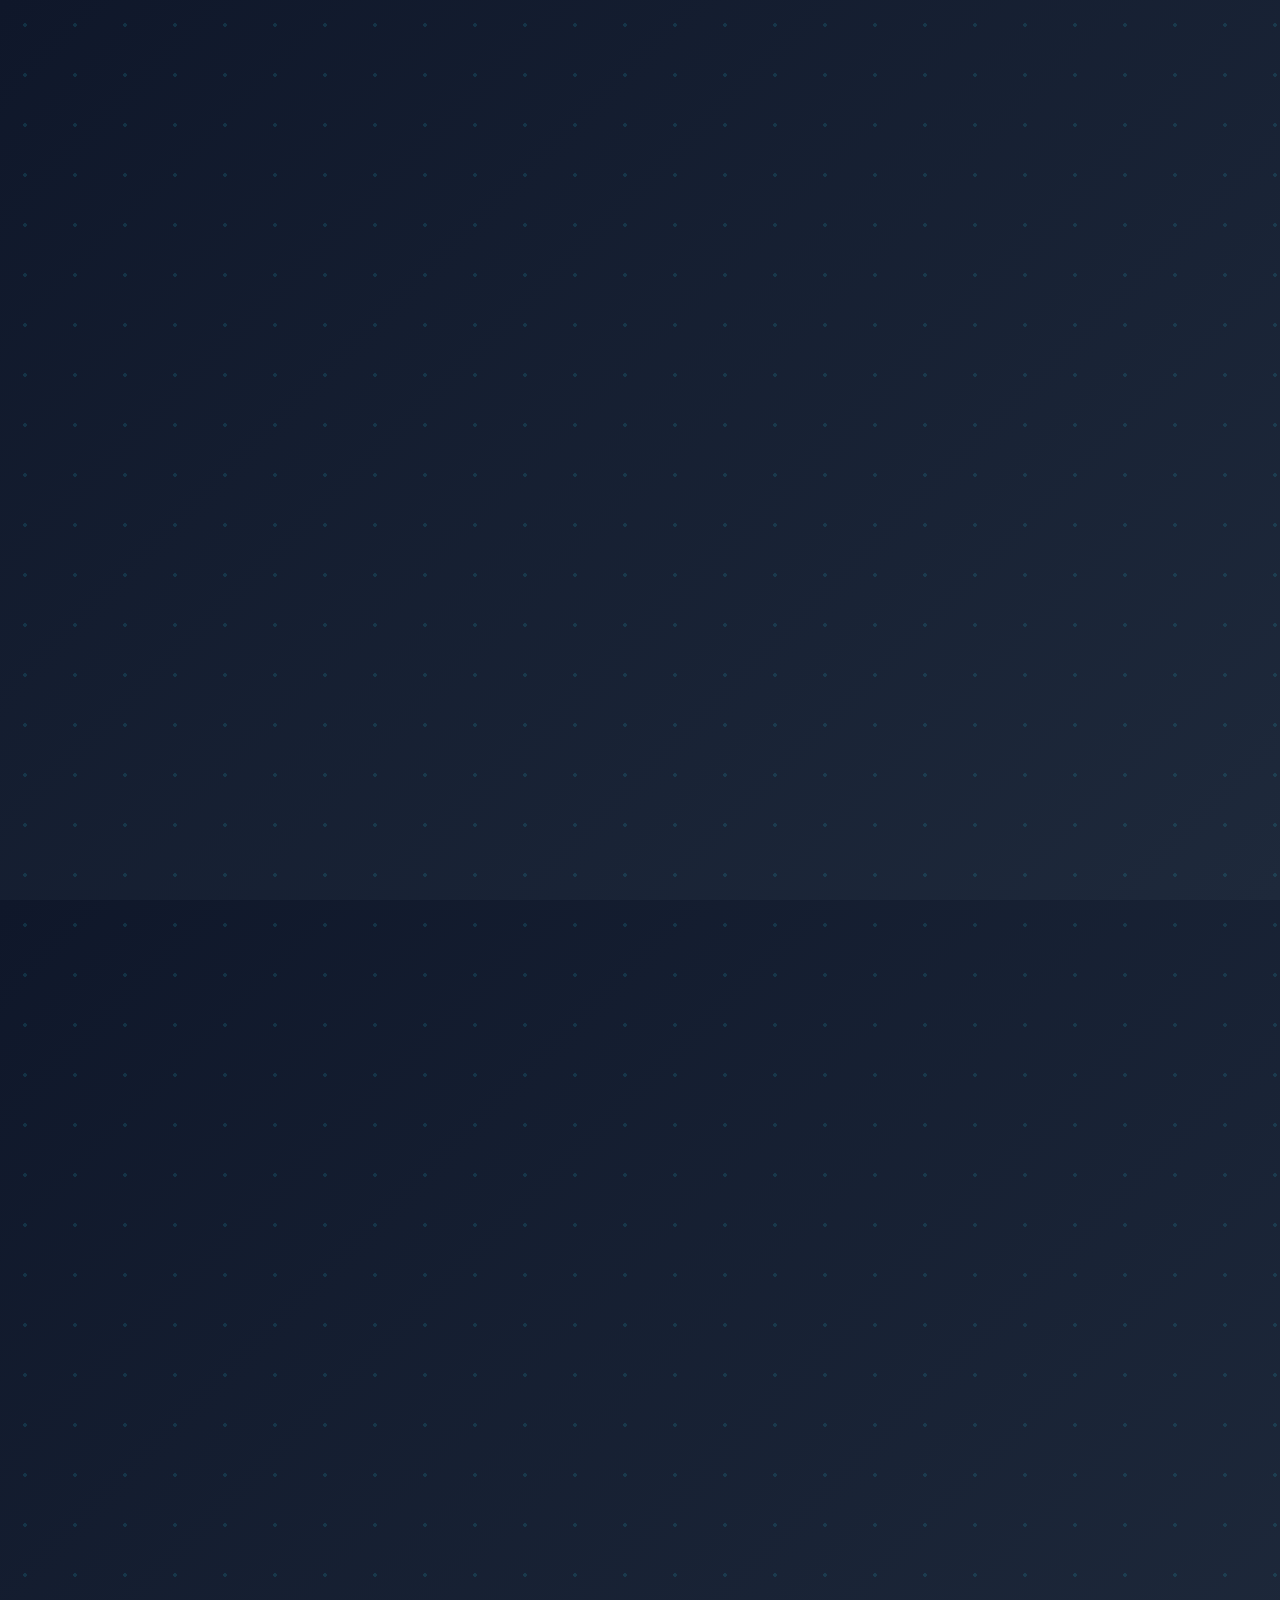
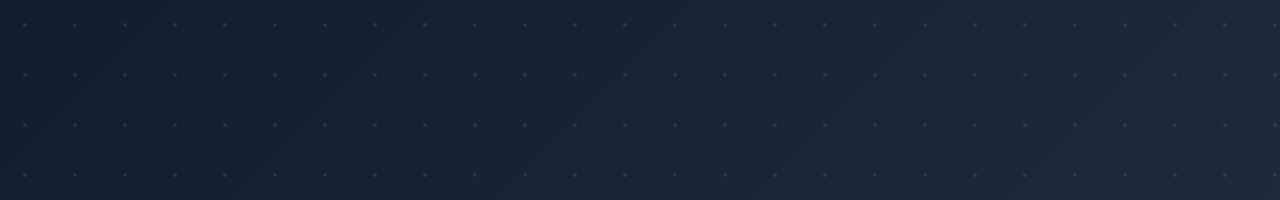
<file: index.html>
<!DOCTYPE html>
<html lang="ar" dir="rtl">

<head>
<meta charset="UTF-8">
<meta name="viewport" content="width=device-width, initial-scale=1.0">

<title>Loving Homes - فندق الكلاب</title>

<link rel="stylesheet" href="index.css">

</head>

<body>

<div class="container">

<img src="logo.png" class="logo-img">

<h1 class="logo-text">Loving Homes</h1>

<p class="welcome">
مرحباً بكم في فندق الكلاب Loving Homes في هونغ كونغ <br>
مكان آمن وسعيد حيث يشعر كلبك وكأنه في منزله
</p>

<button id="startBtn">ابدأ استخدام الموقع</button>

</div>

<script>

document.getElementById("startBtn").onclick = function(){

window.location.href = "home.html";

}

</script>

</body>
</html>
</file>
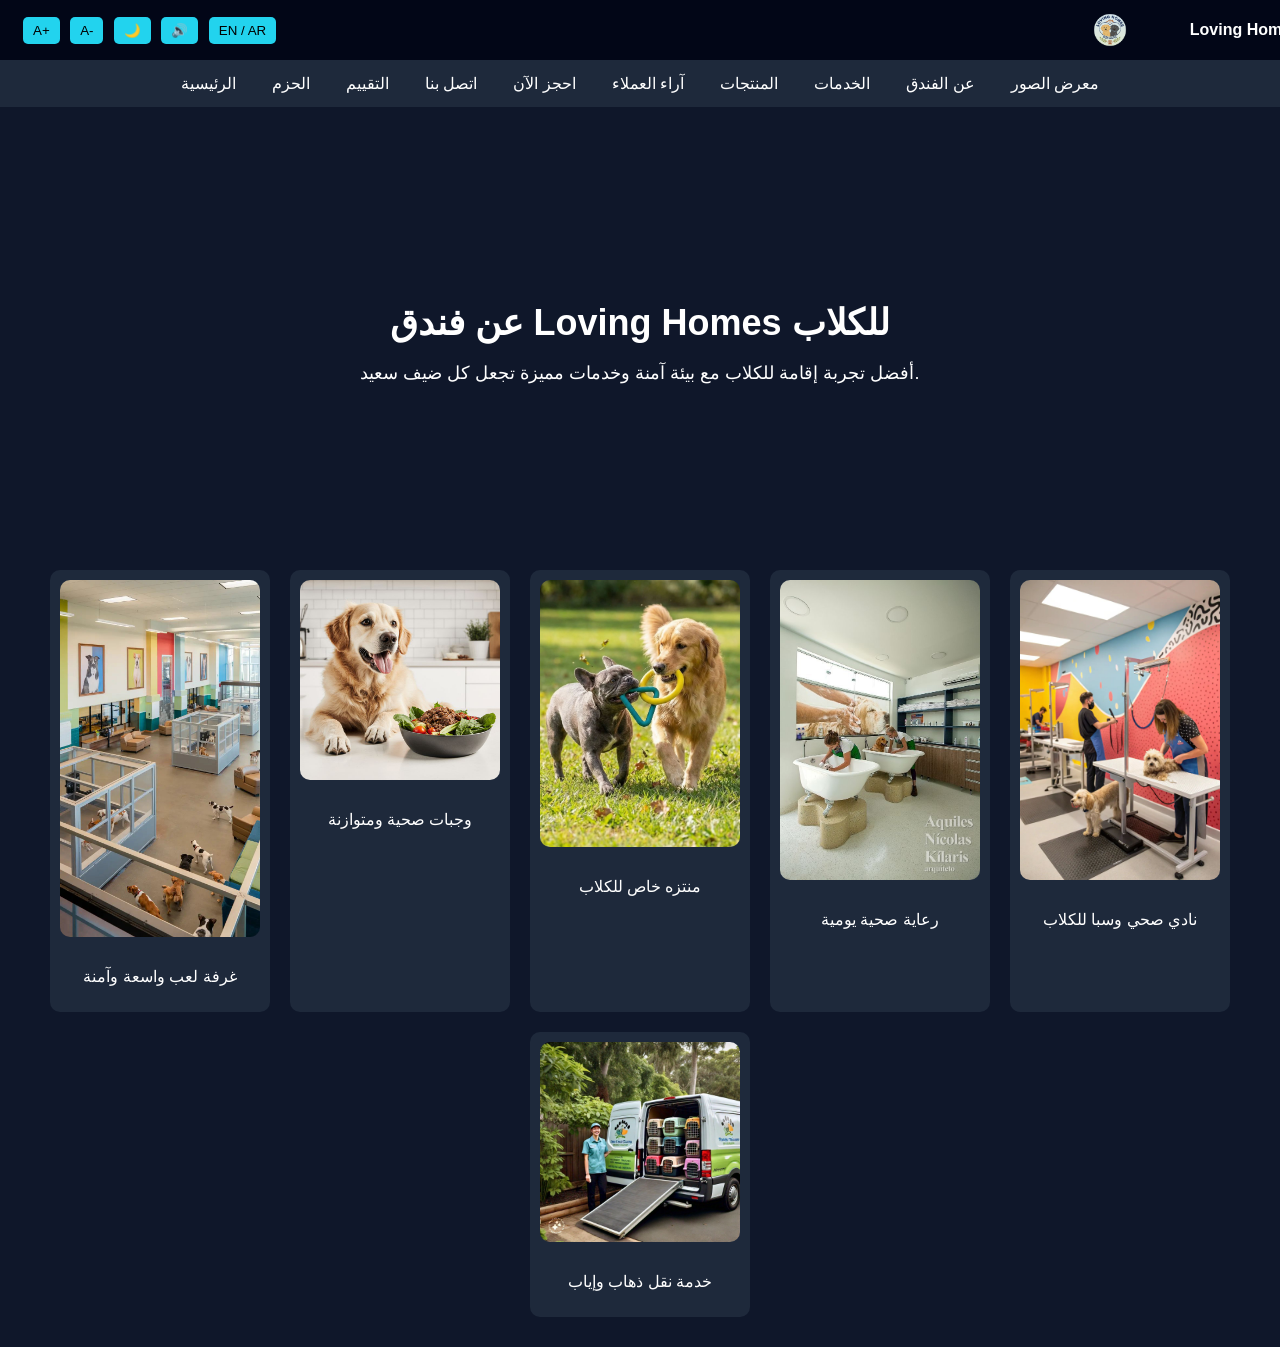
<file: about.html>
<!DOCTYPE html>
<html lang="ar">
<head>
<meta charset="UTF-8">
<meta name="viewport" content="width=device-width, initial-scale=1.0">
<title>عن الفندق</title>
<link rel="stylesheet" href="about.css">
</head>
<body>

<!-- الشريط العلوي -->
<div class="topbar">
    <div class="tools">
        <button onclick="increaseFont()">A+</button>
        <button onclick="decreaseFont()">A-</button>
        <button onclick="toggleDark()">🌙</button>
        <button onclick="speakText()">🔊</button>
        <button onclick="toggleLang()">EN / AR</button>
    </div>
    <div class="hotel">
        <img src="logo.png" alt="Logo">
        <b>Loving Homes</b>
    </div>
</div>

<!-- Navbar -->
<div class="navbar">
    <a id="home" href="home.html">الرئيسية</a>
   <a id="packages" href="Packages.html">الحزم</a>
    <a id="rating" href="rating.html">التقييم</a>
    <a id="contact" href="contact.html">اتصل بنا</a>
    <a id="book" href="booking.html">احجز الآن</a>
    <a id="reviews" href="rating.html">آراء العملاء</a>
    <a id="products" href="products.html">المنتجات</a>
    <a id="services" href="rating.html">الخدمات</a>
    <a id="about" href="about.html">عن الفندق</a>
    <a id="gallery" href="gallery.html">معرض الصور</a>
</div>

<!-- Hero Video -->
<div class="hero-video">
    <video autoplay muted loop>
        <source src="ve.mp4" type="video/mp4">
    </video>
    <div class="hero-text-overlay">
        <h1 id="aboutTitle">عن فندق Loving Homes للكلاب</h1>
        <p id="aboutText">أفضل تجربة إقامة للكلاب مع بيئة آمنة وخدمات مميزة تجعل كل ضيف سعيد.</p>
    </div>
</div>

<!-- قسم المربعات -->
<div class="about-cards">
    <div class="card">
        <img src="غرفة لعب خاصة بالكلاب.jpg" alt="Service 1">
        <p>غرفة لعب واسعة وآمنة</p>
    </div>
    <div class="card">
        <img src="e.jpg" alt="Service 2">
        <p>وجبات صحية ومتوازنة</p>
    </div>
    <div class="card">
        <img src="ss.jpg" alt="Service 3">
        <p>منتزه خاص للكلاب</p>
    </div>
    <div class="card">
        <img src="رعاية صحية بالكلاب.jpg" alt="Service 4">
        <p>رعاية صحية يومية</p>
    </div>
    <div class="card">
        <img src="yyy.jpg" alt="Service 5">
        <p>نادي صحي وسبا للكلاب</p>
    </div>
    <div class="card">
        <img src="ee.jpg" alt="Service 6">
        <p>خدمة نقل ذهاب وإياب</p>
    </div>
</div>

<script>
// Font controls
function increaseFont(){ document.body.style.fontSize="larger"; }
function decreaseFont(){ document.body.style.fontSize="smaller"; }

// Dark mode
function toggleDark(){
    if(document.body.style.background==="white"){
        document.body.style.background="#0f172a";
        document.body.style.color="white";
    }else{
        document.body.style.background="white";
        document.body.style.color="black";
    }
}

// Speak text
function speakText(){
    let text=document.body.innerText;
    let speech=new SpeechSynthesisUtterance(text);
    speech.lang=lang==="ar"?"ar-SA":"en-US";
    speechSynthesis.speak(speech);
}

// Language toggle
let lang="ar";
function toggleLang(){
    if(lang==="ar"){
        document.documentElement.dir="ltr";
        document.getElementById("home").innerText="Home";
        document.getElementById("packages").innerText="Packages";
        document.getElementById("rating").innerText="Rating";
        document.getElementById("contact").innerText="Contact";
        document.getElementById("book").innerText="Book Now";
        document.getElementById("reviews").innerText="Customer Reviews";
        document.getElementById("products").innerText="Products";
        document.getElementById("services").innerText="Services";
        document.getElementById("about").innerText="About Hotel";
        document.getElementById("gallery").innerText="Gallery";

        document.getElementById("aboutTitle").innerText="About Loving Homes for Dogs";
        document.getElementById("aboutText").innerText="Best dog stay experience with a safe environment and top-notch services.";

        // Cards texts
        const cards = document.querySelectorAll(".about-cards .card p");
        const enTexts = [
            "Spacious and safe play room",
            "Healthy and balanced meals",
            "Private dog park",
            "Daily health care",
            "Dog spa and fitness club",
            "Pick-up and drop-off service"
        ];
        cards.forEach((p,i)=>{p.innerText=enTexts[i];});

        lang="en";
    } else {
        document.documentElement.dir="rtl";
        document.getElementById("home").innerText="الرئيسية";
        document.getElementById("packages").innerText="الحزم";
        document.getElementById("rating").innerText="التقييم";
        document.getElementById("contact").innerText="اتصل بنا";
        document.getElementById("book").innerText="احجز الآن";
        document.getElementById("reviews").innerText="آراء العملاء";
        document.getElementById("products").innerText="المنتجات";
        document.getElementById("services").innerText="الخدمات";
        document.getElementById("about").innerText="عن الفندق";
        document.getElementById("gallery").innerText="معرض الصور";

        document.getElementById("aboutTitle").innerText="عن فندق Loving Homes للكلاب";
        document.getElementById("aboutText").innerText="أفضل تجربة إقامة للكلاب مع بيئة آمنة وخدمات مميزة تجعل كل ضيف سعيد.";

        const cards = document.querySelectorAll(".about-cards .card p");
        const arTexts = [
            "غرفة لعب واسعة وآمنة",
            "وجبات صحية ومتوازنة",
            "منتزه خاص للكلاب",
            "رعاية صحية يومية",
            "نادي صحي وسبا للكلاب",
            "خدمة نقل ذهاب وإياب"
        ];
        cards.forEach((p,i)=>{p.innerText=arTexts[i];});

        lang="ar";
    }
}
</script>

</body>
</html>
</file>
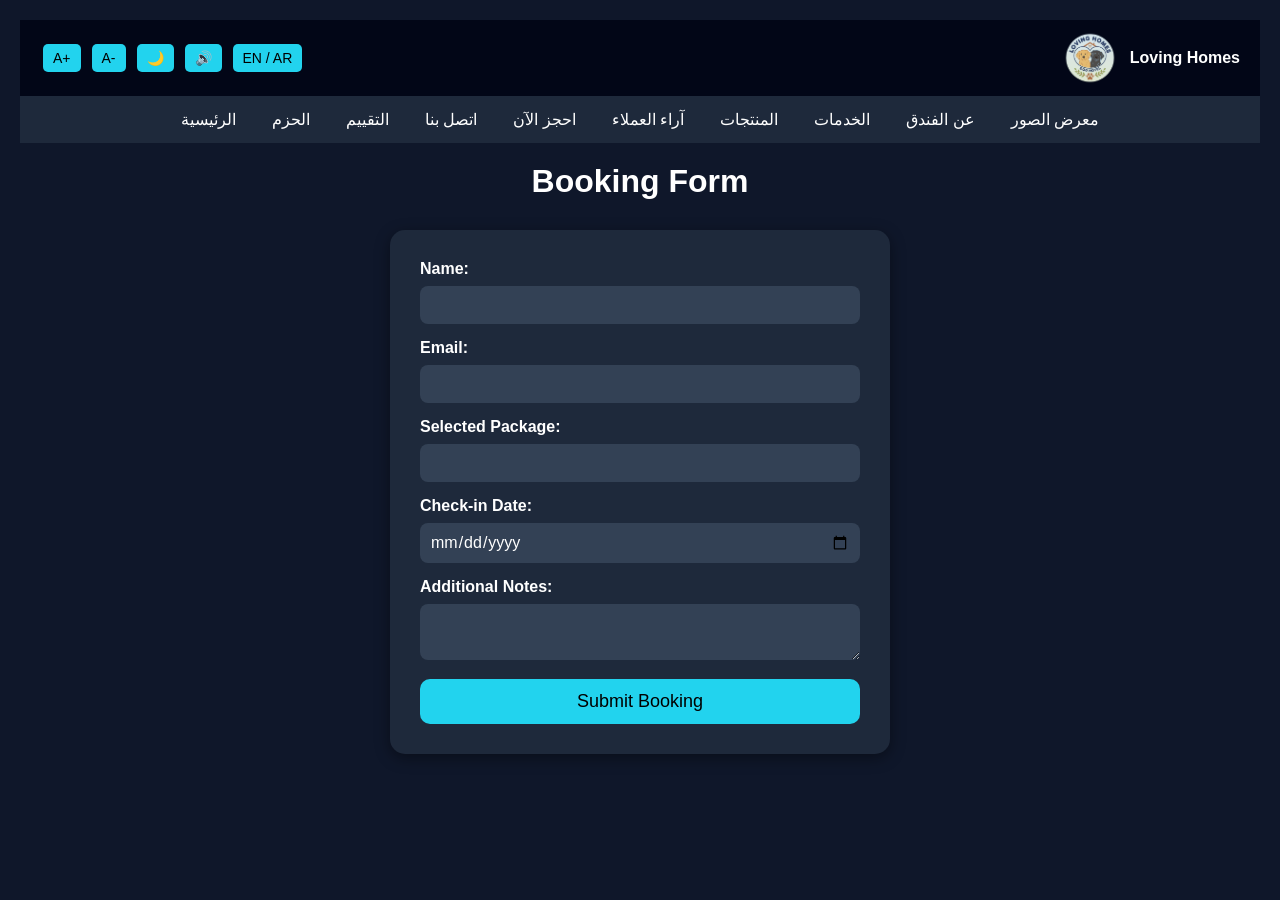
<file: booking.html>
<!DOCTYPE html>
<html lang="ar">
<head>
<meta charset="UTF-8">
<meta name="viewport" content="width=device-width, initial-scale=1.0">
<title>Book Now</title>
<link rel="stylesheet" href="booking.css">
</head>
<body>

<!-- الشريط العلوي مع أدوات الوصول -->
<div class="topbar">

    <div class="tools">
        <button onclick="increaseFont()">A+</button>
        <button onclick="decreaseFont()">A-</button>
        <button onclick="toggleDark()">🌙</button>
        <button onclick="speakText()">🔊</button>
        <button onclick="toggleLang()">EN / AR</button>
    </div>

    <div class="hotel">
        <img src="logo.png" alt="Logo">
        <b>Loving Homes</b>
    </div>

</div>

<!-- شريط الصفحات -->
<div class="navbar">
    <a id="home" href="home.html">الرئيسية</a>
    <a id="packages" href="Packages.html">الحزم</a>
    <a id="rating" href="rating.html">التقييم</a>
    <a id="contact" href="contact.html">اتصل بنا</a>
    <a id="book" href="booking.html">احجز الآن</a>
    <a id="reviews" href="rating.html">آراء العملاء</a>
    <a id="products" href="products.html">المنتجات</a>
    <a id="services" href="rating.html">الخدمات</a>
    <a id="about" href="about.html">عن الفندق</a>
    <a id="gallery" href="gallery.html">معرض الصور</a>
</div>

<h1 id="pageTitle">Booking Form</h1>

<form id="bookingForm">
    <label for="name" id="labelName">Name:</label>
    <input type="text" id="name" name="name" required>

    <label for="email" id="labelEmail">Email:</label>
    <input type="email" id="email" name="email" required>

    <label for="package" id="labelPackage">Selected Package:</label>
    <input type="text" id="package" name="package" readonly>

    <label for="date" id="labelDate">Check-in Date:</label>
    <input type="date" id="date" name="date" required>

    <label for="notes" id="labelNotes">Additional Notes:</label>
    <textarea id="notes" name="notes"></textarea>

    <button type="submit" id="submitBtn">Submit Booking</button>
</form>

<script>
// جلب اسم الحزمة من الـ URL
window.addEventListener('DOMContentLoaded', () => {
    const params = new URLSearchParams(window.location.search);
    const selectedPackage = params.get('package');
    if(selectedPackage){
        document.getElementById('package').value = selectedPackage;
    }
});

/* تكبير وتصغير الخط */
function increaseFont() { document.body.style.fontSize = "larger"; }
function decreaseFont() { document.body.style.fontSize = "smaller"; }

/* الوضع الليلي */
function toggleDark() {
    if (document.body.style.background === "white") {
        document.body.style.background = "#0f172a";
        document.body.style.color = "white";
    } else {
        document.body.style.background = "white";
        document.body.style.color = "black";
    }
}

/* تحويل النص إلى صوت */
function speakText() {
    let text = document.body.innerText;
    let speech = new SpeechSynthesisUtterance(text);
    speech.lang = lang === "ar" ? "ar-SA" : "en-US";
    speechSynthesis.speak(speech);
}

/* تغيير اللغة */
let lang = "ar";
function toggleLang() {
    if (lang === "ar") {
        document.documentElement.dir = "ltr";

        document.getElementById("pageTitle").innerText = "Booking Form";
        document.getElementById("labelName").innerText = "Name:";
        document.getElementById("labelEmail").innerText = "Email:";
        document.getElementById("labelPackage").innerText = "Selected Package:";
        document.getElementById("labelDate").innerText = "Check-in Date:";
        document.getElementById("labelNotes").innerText = "Additional Notes:";
        document.getElementById("submitBtn").innerText = "Submit Booking";

        document.getElementById("home").innerText = "Home";
        document.getElementById("packages").innerText = "Packages";
        document.getElementById("rating").innerText = "Rating";
        document.getElementById("contact").innerText = "Contact";
        document.getElementById("book").innerText = "Book Now";
        document.getElementById("reviews").innerText = "Customer Reviews";
        document.getElementById("products").innerText = "Products";
        document.getElementById("services").innerText = "Services";
        document.getElementById("about").innerText = "About Hotel";
        document.getElementById("gallery").innerText = "Gallery";

        lang = "en";
    } else {
        document.documentElement.dir = "rtl";

        document.getElementById("pageTitle").innerText = "نموذج الحجز";
        document.getElementById("labelName").innerText = "الاسم:";
        document.getElementById("labelEmail").innerText = "البريد الإلكتروني:";
        document.getElementById("labelPackage").innerText = "الحزمة المختارة:";
        document.getElementById("labelDate").innerText = "تاريخ الوصول:";
        document.getElementById("labelNotes").innerText = "ملاحظات إضافية:";
        document.getElementById("submitBtn").innerText = "إرسال الحجز";

        document.getElementById("home").innerText = "الرئيسية";
        document.getElementById("packages").innerText = "الحزم";
        document.getElementById("rating").innerText = "التقييم";
        document.getElementById("contact").innerText = "اتصل بنا";
        document.getElementById("book").innerText = "احجز الآن";
        document.getElementById("reviews").innerText = "آراء العملاء";
        document.getElementById("products").innerText = "المنتجات";
        document.getElementById("services").innerText = "الخدمات";
        document.getElementById("about").innerText = "عن الفندق";
        document.getElementById("gallery").innerText = "معرض الصور";

        lang = "ar";
    }
}
</script>
</body>
</html>
</file>
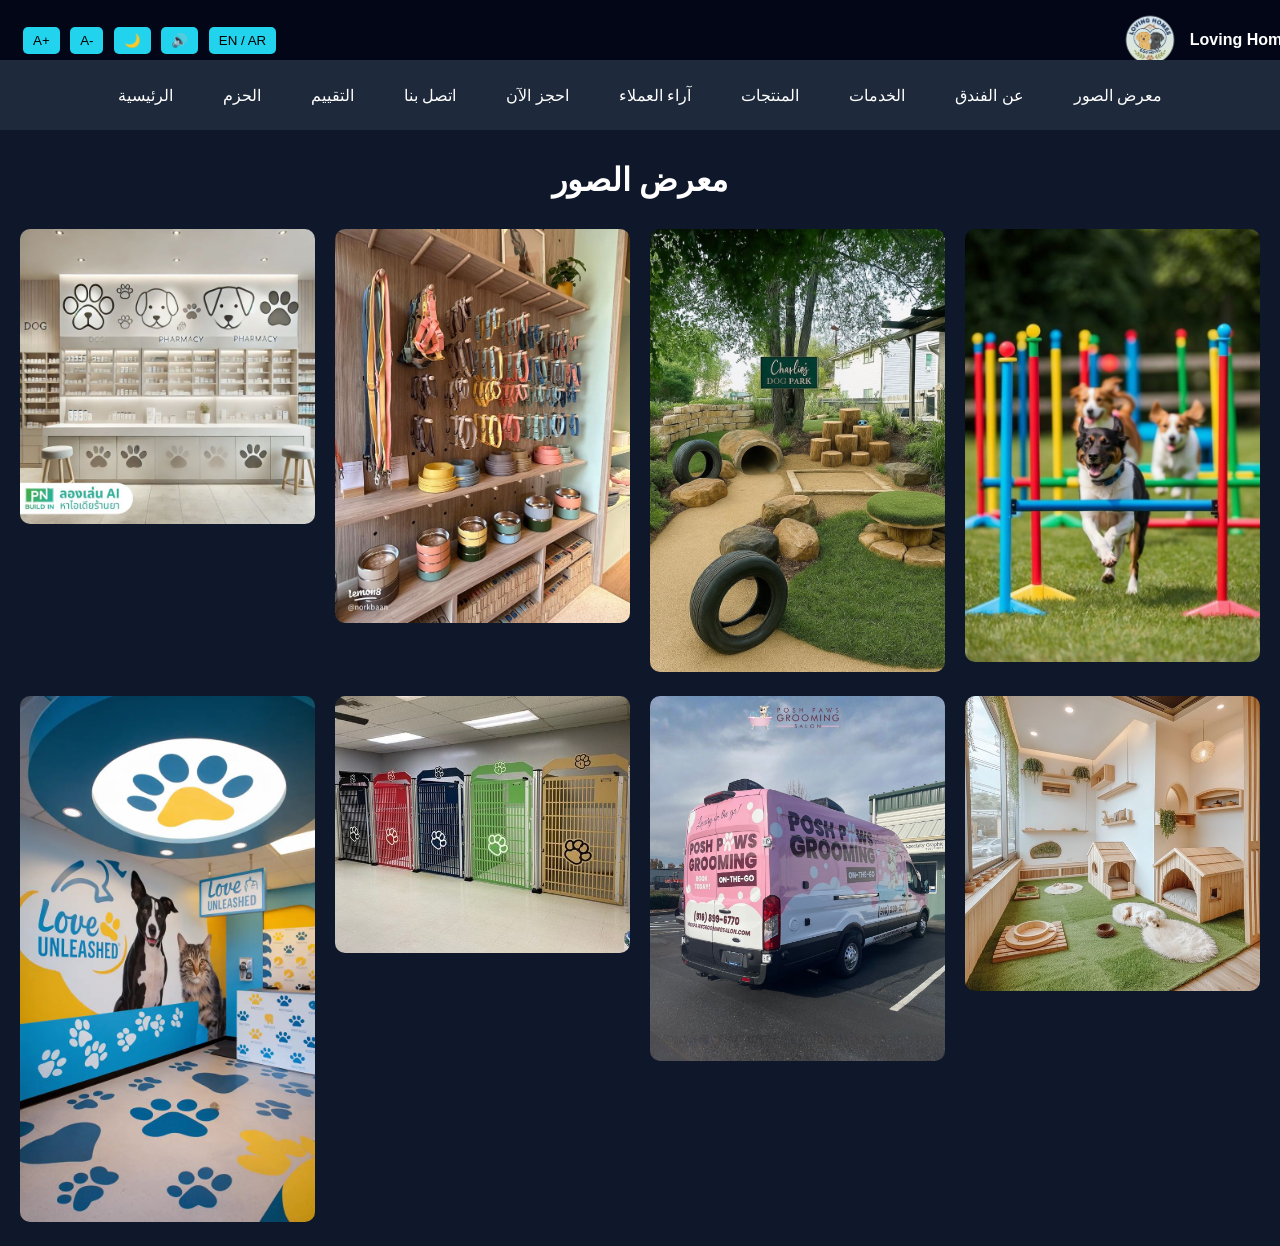
<file: gallery.html>
<!DOCTYPE html>
<html lang="ar">
<head>
<meta charset="UTF-8">
<meta name="viewport" content="width=device-width, initial-scale=1.0">
<title>معرض الصور</title>
<link rel="stylesheet" href="gallery.css">
</head>
<body>

<!-- الشريط العلوي -->
<div class="topbar">
    <div class="tools">
        <button onclick="increaseFont()">A+</button>
        <button onclick="decreaseFont()">A-</button>
        <button onclick="toggleDark()">🌙</button>
        <button onclick="speakText()">🔊</button>
        <button onclick="toggleLang()">EN / AR</button>
    </div>
    <div class="hotel">
        <img src="logo.png" alt="Logo">
        <b>Loving Homes</b>
    </div>
</div>

<!-- Navbar -->
<div class="navbar">
    <a id="home" href="home.html">الرئيسية</a>
    <a id="packages" href="Packages.html">الحزم</a>
    <a id="rating" href="rating.html">التقييم</a>
    <a id="contact" href="contact.html">اتصل بنا</a>
    <a id="book" href="booking.html">احجز الآن</a>
    <a id="reviews" href="rating.html">آراء العملاء</a>
    <a id="products" href="products.html">المنتجات</a>
    <a id="services" href="services.html">الخدمات</a>
    <a id="about" href="about.html">عن الفندق</a>
    <a id="gallery" href="gallery.html">معرض الصور</a>
</div>

<!-- قسم المعرض -->
<div class="gallery-container">
    <h1 id="galleryTitle">معرض الصور</h1>
    <div class="gallery-grid">
        <div class="gallery-item"><img src="s.jpg" alt="Gallery 1"></div>
        <div class="gallery-item"><img src="d.jpg" alt="Gallery 2"></div>
        <div class="gallery-item"><img src="a.jpg" alt="Gallery 3"></div>
        <div class="gallery-item"><img src="v.jpg" alt="Gallery 4"></div>
        <div class="gallery-item"><img src="x.jpg" alt="Gallery 5"></div>
        <div class="gallery-item"><img src="m.jpg" alt="Gallery 6"></div>
        <div class="gallery-item"><img src="c.jpg" alt="Gallery 7"></div>
        <div class="gallery-item"><img src="j.jpg" alt="Gallery 8"></div>
    </div>
</div>

<script>
// Font controls
function increaseFont(){ document.body.style.fontSize="larger"; }
function decreaseFont(){ document.body.style.fontSize="smaller"; }

// Dark mode
function toggleDark(){
    if(document.body.style.background==="white"){
        document.body.style.background="#0f172a";
        document.body.style.color="white";
    }else{
        document.body.style.background="white";
        document.body.style.color="black";
    }
}

// Speak text
function speakText(){
    let text=document.body.innerText;
    let speech=new SpeechSynthesisUtterance(text);
    speech.lang=lang==="ar"?"ar-SA":"en-US";
    speechSynthesis.speak(speech);
}

// Language toggle
let lang="ar";
function toggleLang(){
    if(lang==="ar"){
        document.documentElement.dir="ltr";
        document.getElementById("home").innerText="Home";
        document.getElementById("packages").innerText="Packages";
        document.getElementById("rating").innerText="Rating";
        document.getElementById("contact").innerText="Contact";
        document.getElementById("book").innerText="Book Now";
        document.getElementById("reviews").innerText="Customer Reviews";
        document.getElementById("products").innerText="Products";
        document.getElementById("services").innerText="Services";
        document.getElementById("about").innerText="About Hotel";
        document.getElementById("gallery").innerText="Gallery";
        document.getElementById("galleryTitle").innerText="Photo Gallery";
        lang="en";
    } else {
        document.documentElement.dir="rtl";
        document.getElementById("home").innerText="الرئيسية";
        document.getElementById("packages").innerText="الحزم";
        document.getElementById("rating").innerText="التقييم";
        document.getElementById("contact").innerText="اتصل بنا";
        document.getElementById("book").innerText="احجز الآن";
        document.getElementById("reviews").innerText="آراء العملاء";
        document.getElementById("products").innerText="المنتجات";
        document.getElementById("services").innerText="الخدمات";
        document.getElementById("about").innerText="عن الفندق";
        document.getElementById("gallery").innerText="معرض الصور";
        document.getElementById("galleryTitle").innerText="معرض الصور";
        lang="ar";
    }
}
</script>

</body>
</html>
</file>
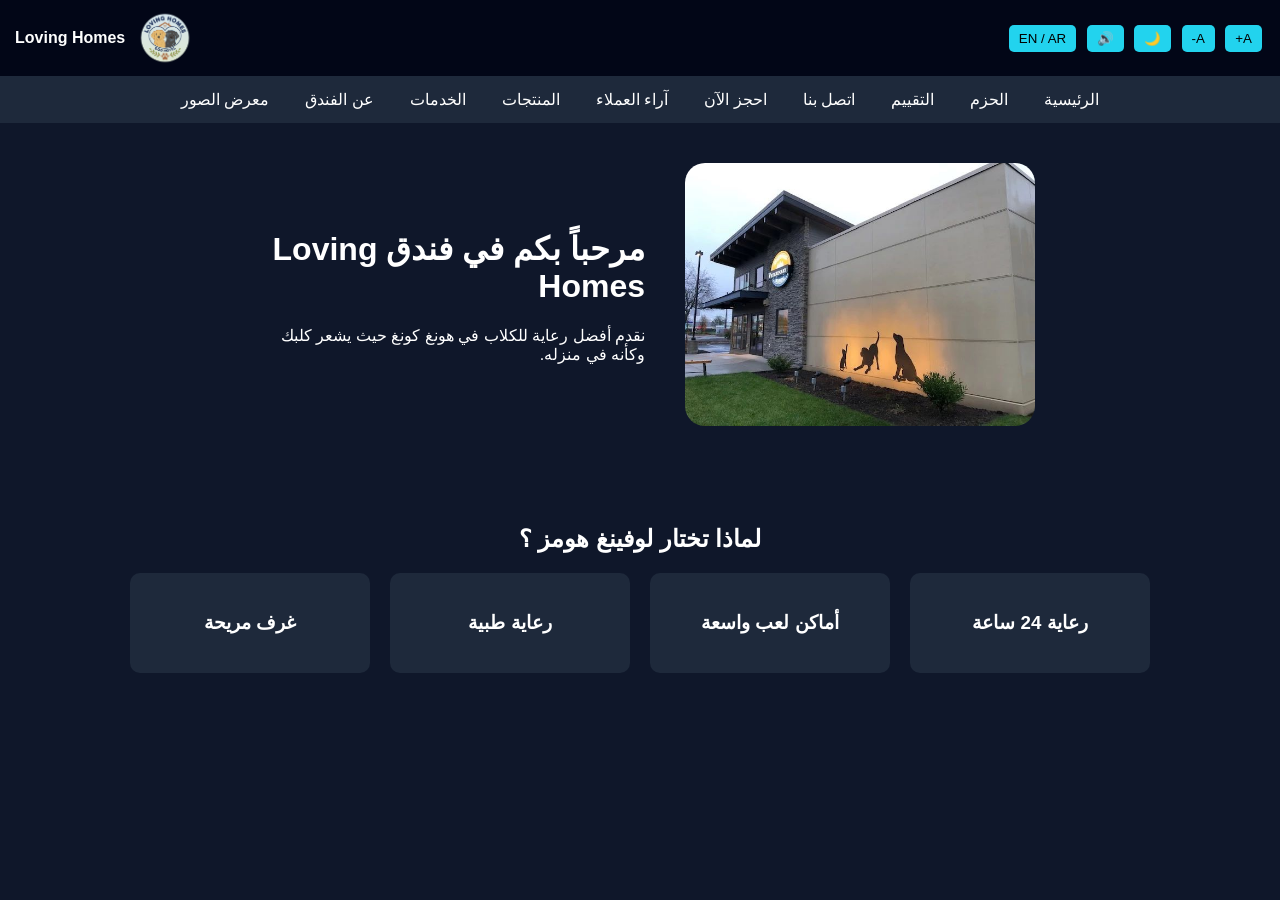
<file: home.html>
<!DOCTYPE html>
<html lang="ar" dir="rtl">

<head>

<meta charset="UTF-8">
<meta name="viewport" content="width=device-width, initial-scale=1.0">
<link rel="stylesheet" href="home.css">
<title>Loving Homes</title>


</head>

<body>

<!-- الشريط العلوي -->

<div class="topbar">

<div class="tools">

<button onclick="increaseFont()">A+</button>
<button onclick="decreaseFont()">A-</button>

<button onclick="toggleDark()">🌙</button>

<button onclick="speakText()">🔊</button>

<button onclick="toggleLang()">EN / AR</button>

</div>

<div class="hotel">

<img src="logo.png">

<b>Loving Homes</b>

</div>

</div>

<!-- شريط الصفحات -->

<div class="navbar">

    <a id="home" href="home.html">الرئيسية</a>
    <a id="packages" href="Packages.html">الحزم</a>
    <a id="rating" href="rating.html">التقييم</a>
    <a id="contact" href="contact.html">اتصل بنا</a>
    <a id="book" href="booking.html">احجز الآن</a>
    <a id="reviews" href="rating.html">آراء العملاء</a>
    <a id="products" href="products.html">المنتجات</a>
    <a id="services" href="services.html">الخدمات</a>
    <a id="about" href="about.html">عن الفندق</a>
    <a id="gallery" href="gallery.html">معرض الصور</a>
  
  </div>

<!-- القسم الرئيسي -->

<div class="hero">

<img src="tt.jpg">

<div class="hero-text">

<h1 id="welcomeTitle">مرحباً بكم في فندق Loving Homes</h1>

<p id="welcomeText">
نقدم أفضل رعاية للكلاب في هونغ كونغ حيث يشعر كلبك وكأنه في منزله.
</p>

</div>

</div>

<!-- لماذا تختارنا -->

<div class="why">

<h2 id="whyTitle">لماذا تختار لوفينغ هومز ؟</h2>

<div class="cards">

<div class="card">
<h3 id="c1">رعاية 24 ساعة</h3>
</div>

<div class="card">
<h3 id="c2">أماكن لعب واسعة</h3>
</div>

<div class="card">
<h3 id="c3">رعاية طبية</h3>
</div>

<div class="card">
<h3 id="c4">غرف مريحة</h3>
</div>

</div>

</div>

<script>

/* تكبير الخط */

function increaseFont(){
document.body.style.fontSize="larger";
}

/* تصغير الخط */

function decreaseFont(){
document.body.style.fontSize="smaller";
}

/* الوضع الليلي */

function toggleDark(){

if(document.body.style.background=="white"){

document.body.style.background="#0f172a";
document.body.style.color="white";

}else{

document.body.style.background="white";
document.body.style.color="black";

}

}

/* تحويل النص لصوت */

function speakText(){

let text=document.body.innerText;

let speech=new SpeechSynthesisUtterance(text);

speech.lang="ar";

speechSynthesis.speak(speech);

}

/* تغيير اللغة */

let lang="ar";

function toggleLang(){

if(lang==="ar"){

document.documentElement.dir="ltr";

document.getElementById("home").innerText="Home";
document.getElementById("packages").innerText="Packages";
document.getElementById("rating").innerText="Rating";
document.getElementById("contact").innerText="Contact Us";
document.getElementById("book").innerText="Book Now";
document.getElementById("reviews").innerText="Customer Reviews";
document.getElementById("products").innerText="Products";
document.getElementById("services").innerText="Services";
document.getElementById("about").innerText="About Hotel";
document.getElementById("gallery").innerText="Gallery";

document.getElementById("welcomeTitle").innerText="Welcome to Loving Homes Dog Hotel";
document.getElementById("welcomeText").innerText="We provide the best care for dogs in Hong Kong.";

document.getElementById("whyTitle").innerText="Why Choose Loving Homes";

document.getElementById("c1").innerText="24 Hour Care";
document.getElementById("c2").innerText="Large Play Areas";
document.getElementById("c3").innerText="Medical Care";
document.getElementById("c4").innerText="Comfortable Rooms";

lang="en";

}else{

document.documentElement.dir="rtl";

document.getElementById("home").innerText="الرئيسية";
document.getElementById("packages").innerText="الحزم";
document.getElementById("rating").innerText="التقييم";
document.getElementById("contact").innerText="اتصل بنا";
document.getElementById("book").innerText="احجز الآن";
document.getElementById("reviews").innerText="آراء العملاء";
document.getElementById("products").innerText="المنتجات";
document.getElementById("services").innerText="الخدمات";
document.getElementById("about").innerText="عن الفندق";
document.getElementById("gallery").innerText="معرض الصور";

document.getElementById("welcomeTitle").innerText="مرحباً بكم في فندق Loving Homes";
document.getElementById("welcomeText").innerText="نقدم أفضل رعاية للكلاب في هونغ كونغ حيث يشعر كلبك وكأنه في منزله";

document.getElementById("whyTitle").innerText="لماذا تختار لوفينغ هومز";

document.getElementById("c1").innerText="رعاية 24 ساعة";
document.getElementById("c2").innerText="أماكن لعب واسعة";
document.getElementById("c3").innerText="رعاية طبية";
document.getElementById("c4").innerText="غرف مريحة";

lang="ar";

}

}

</script>

</body>
</html>
</file>
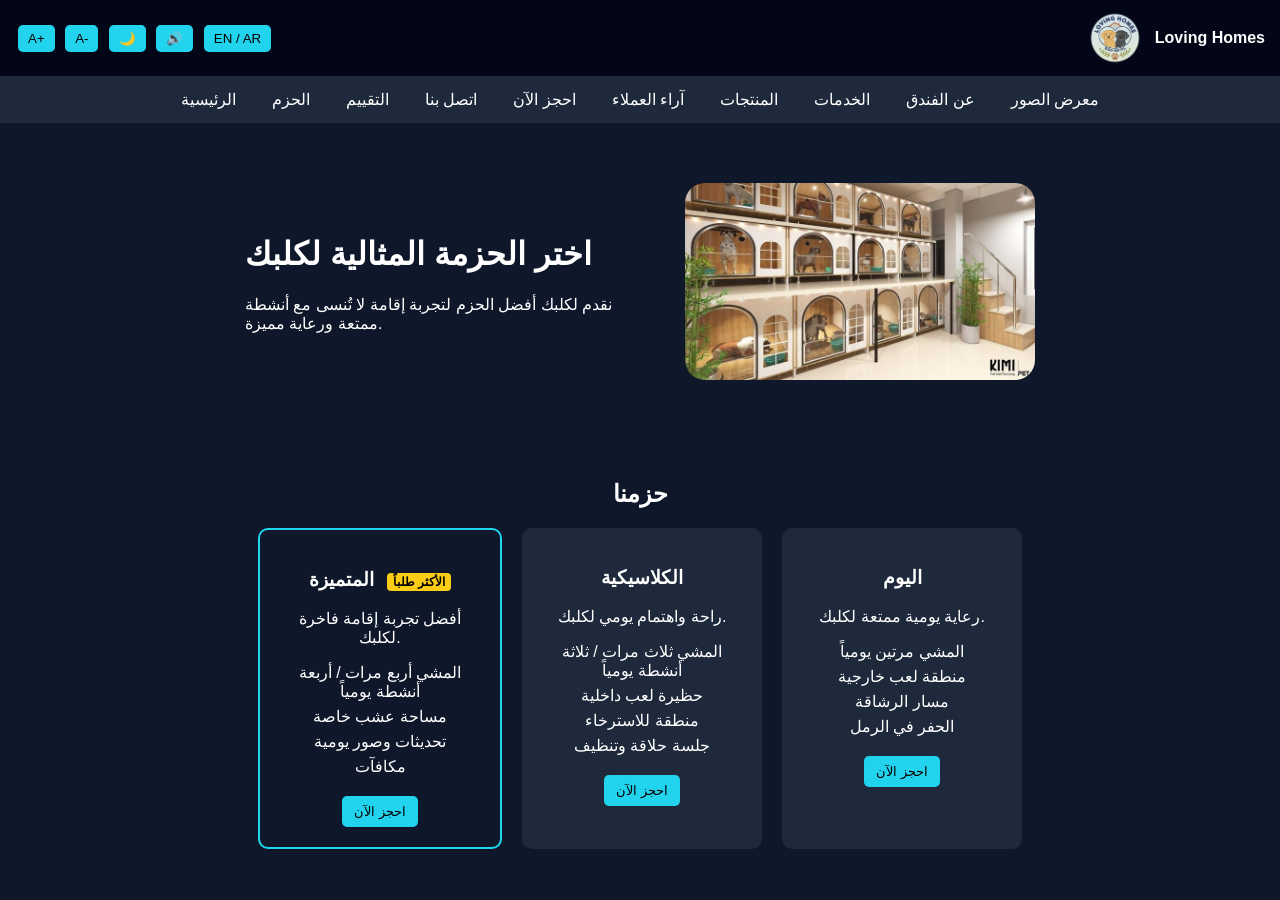
<file: Packages.html>
<!DOCTYPE html>
<html lang="ar">
<head>

<meta charset="UTF-8">
<meta name="viewport" content="width=device-width, initial-scale=1.0">
<title>حزم الفندق</title>

<link rel="stylesheet" href="Packages.css">

</head>
<body>

<!-- الشريط العلوي -->
<div class="topbar">

<div class="tools">

<button onclick="increaseFont()">A+</button>
<button onclick="decreaseFont()">A-</button>
<button onclick="toggleDark()">🌙</button>
<button onclick="speakText()">🔊</button>
<button onclick="toggleLang()">EN / AR</button>

</div>

<div class="hotel">

<img src="logo.png">
<b>Loving Homes</b>

</div>

</div>


<!-- شريط الصفحات -->

<div class="navbar">

<a id="home" href="home.html">الرئيسية</a>
<a id="packages" href="Packages.html">الحزم</a>
<a id="rating" href="rating.html">التقييم</a>
<a id="contact" href="contact.html">اتصل بنا</a>
<a id="book" href="booking.html">احجز الآن</a>
<a id="reviews" href="rating.html">آراء العملاء</a>
<a id="products" href="products.html">المنتجات</a>
<a id="services" href="services.html">الخدمات</a>
<a id="about" href="about.html">عن الفندق</a>
<a id="gallery" href="gallery.html">معرض الصور</a>

</div>


<!-- القسم الرئيسي -->

<div class="hero">

<div class="hero-text">

<h1 id="welcomeTitle">اختر الحزمة المثالية لكلبك</h1>

<p id="welcomeText">
نقدم لكلبك أفضل الحزم لتجربة إقامة لا تُنسى مع أنشطة ممتعة ورعاية مميزة.
</p>

</div>

<img src="yy.jpg">

</div>


<!-- قسم الحزم -->

<div class="why">

<h2 id="whyTitle">حزمنا</h2>

<div class="cards">


<!-- الحزمة المتميزة -->

<div class="card featured">

<h3 id="p1-title">
المتميزة <span class="tag">الأكثر طلباً</span>
</h3>

<p id="p1-desc">
أفضل تجربة إقامة فاخرة لكلبك.
</p>

<ul>

<li id="p1-li1">
المشي أربع مرات / أربعة أنشطة يومياً
</li>

<li id="p1-li2">
مساحة عشب خاصة
</li>

<li id="p1-li3">
تحديثات وصور يومية
</li>

<li id="p1-li4">
مكافآت
</li>

</ul>

<button
class="book-btn"
data-package="المتميزة"
onclick="bookPackage(this)"
>
احجز الآن
</button>

</div>


<!-- الحزمة الكلاسيكية -->

<div class="card">

<h3 id="p2-title">
الكلاسيكية
</h3>

<p id="p2-desc">
راحة واهتمام يومي لكلبك.
</p>

<ul>

<li id="p2-li1">
المشي ثلاث مرات / ثلاثة أنشطة يومياً
</li>

<li id="p2-li2">
حظيرة لعب داخلية
</li>

<li id="p2-li3">
منطقة للاسترخاء
</li>

<li id="p2-li4">
جلسة حلاقة وتنظيف
</li>

</ul>

<button
class="book-btn"
data-package="الكلاسيكية"
onclick="bookPackage(this)"
>
احجز الآن
</button>

</div>


<!-- حزمة اليوم -->

<div class="card">

<h3 id="p3-title">
اليوم
</h3>

<p id="p3-desc">
رعاية يومية ممتعة لكلبك.
</p>

<ul>

<li id="p3-li1">
المشي مرتين يومياً
</li>

<li id="p3-li2">
منطقة لعب خارجية
</li>

<li id="p3-li3">
مسار الرشاقة
</li>

<li id="p3-li4">
الحفر في الرمل
</li>

</ul>

<button
class="book-btn"
data-package="اليوم"
onclick="bookPackage(this)"
>
احجز الآن
</button>

</div>

</div>

</div>


<script>


/* تكبير الخط */

function increaseFont(){
document.body.style.fontSize="larger";
}


/* تصغير الخط */

function decreaseFont(){
document.body.style.fontSize="smaller";
}



/* الوضع الليلي */

function toggleDark(){

if(document.body.style.background==="white"){

document.body.style.background="#0f172a";
document.body.style.color="white";

}

else{

document.body.style.background="white";
document.body.style.color="black";

}

}



/* تحويل النص إلى صوت */

function speakText(){

let text=document.body.innerText;

let speech=new SpeechSynthesisUtterance(text);

speech.lang=lang==="ar"?"ar-SA":"en-US";

speechSynthesis.speak(speech);

}



/* تغيير اللغة */

let lang="ar";

function toggleLang(){


if(lang==="ar"){

document.documentElement.dir="ltr";


/* Navbar */

document.getElementById("home").innerText="Home";
document.getElementById("packages").innerText="Packages";
document.getElementById("rating").innerText="Rating";
document.getElementById("contact").innerText="Contact";
document.getElementById("book").innerText="Book Now";
document.getElementById("reviews").innerText="Customer Reviews";
document.getElementById("products").innerText="Products";
document.getElementById("services").innerText="Services";
document.getElementById("about").innerText="About Hotel";
document.getElementById("gallery").innerText="Gallery";


/* Hero */

document.getElementById("welcomeTitle").innerText=
"Choose the perfect package for your dog";

document.getElementById("welcomeText").innerText=
"We offer the best care packages to give your dog a fun and comfortable stay.";


/* Packages */

document.getElementById("whyTitle").innerText="Our Packages";


/* Premium */

document.getElementById("p1-title").innerText="Premium";
document.getElementById("p1-desc").innerText="The best luxury stay for your dog.";
document.getElementById("p1-li1").innerText="Walk four times / four activities daily";
document.getElementById("p1-li2").innerText="Private grass area";
document.getElementById("p1-li3").innerText="Daily updates and photos";
document.getElementById("p1-li4").innerText="Special rewards";


/* Classic */

document.getElementById("p2-title").innerText="Classic";
document.getElementById("p2-desc").innerText="Comfort and daily care for your dog.";
document.getElementById("p2-li1").innerText="Walk three times / three activities daily";
document.getElementById("p2-li2").innerText="Indoor play area";
document.getElementById("p2-li3").innerText="Relaxation area";
document.getElementById("p2-li4").innerText="Grooming and cleaning session";


/* Day */

document.getElementById("p3-title").innerText="Day Care";
document.getElementById("p3-desc").innerText="Fun daily care for your dog.";
document.getElementById("p3-li1").innerText="Walk twice daily";
document.getElementById("p3-li2").innerText="Outdoor play area";
document.getElementById("p3-li3").innerText="Agility track";
document.getElementById("p3-li4").innerText="Digging in sand";


lang="en";

}


else{

location.reload();

}

}



/* حجز الحزمة */

function bookPackage(btn){

let selectedPackage=btn.getAttribute("data-package");

window.location.href=
"booking.html?package="+encodeURIComponent(selectedPackage);

}


</script>


</body>
</html>
</file>
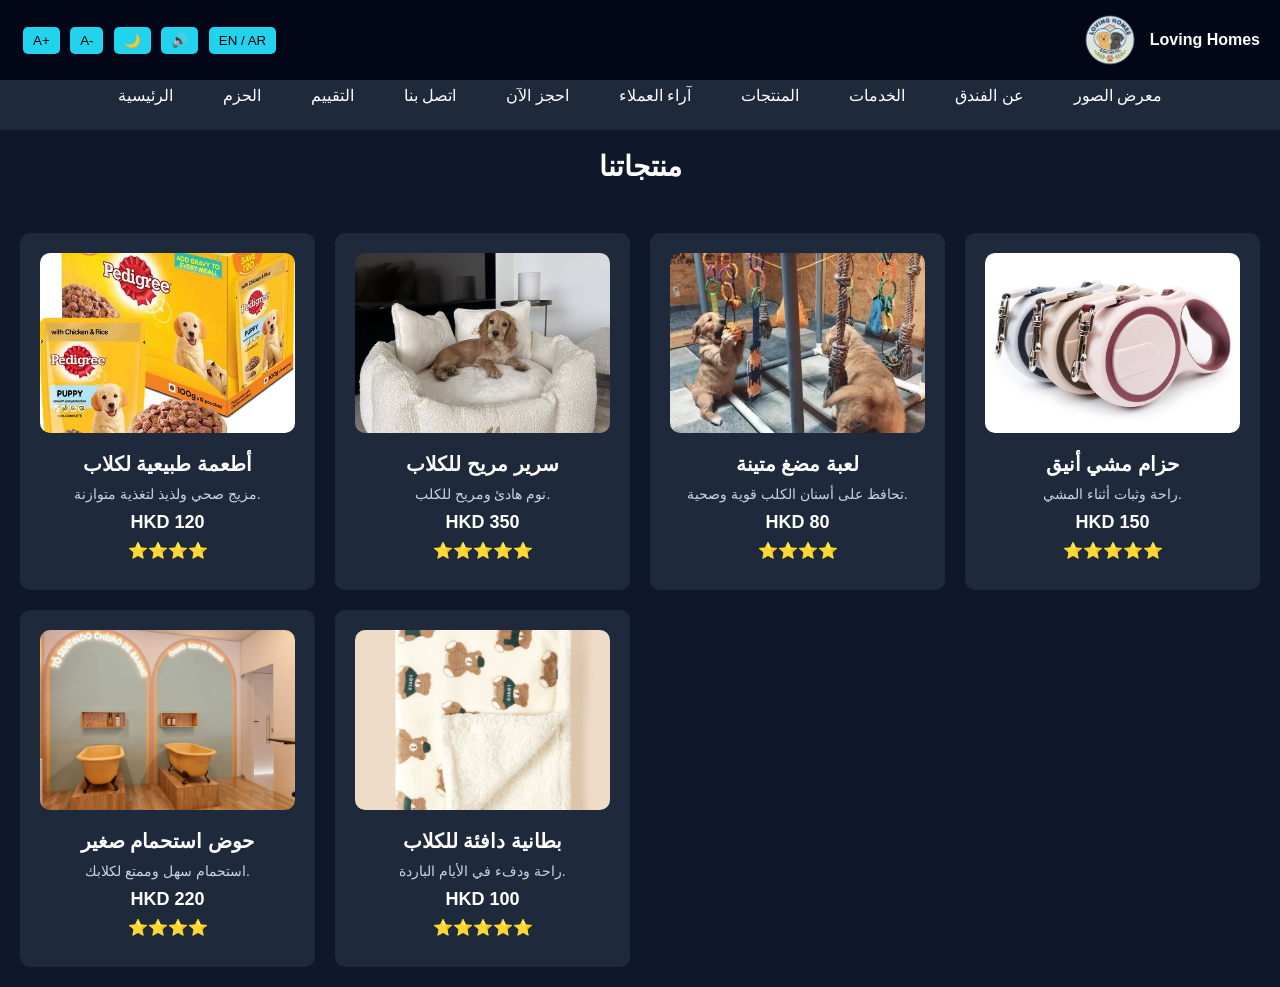
<file: products.html>
<!DOCTYPE html>
<html lang="ar">
<head>
<meta charset="UTF-8">
<meta name="viewport" content="width=device-width, initial-scale=1.0">
<title>منتجات الفندق</title>
<link rel="stylesheet" href="products.css">
</head>
<body>

<!-- الشريط العلوي مع أدوات الوصول -->
<div class="topbar">
    <div class="tools">
        <button onclick="increaseFont()">A+</button>
        <button onclick="decreaseFont()">A-</button>
        <button onclick="toggleDark()">🌙</button>
        <button onclick="speakText()">🔊</button>
        <button onclick="toggleLang()">EN / AR</button>
    </div>
    <div class="hotel">
        <img src="logo.png" alt="Logo">
        <b>Loving Homes</b>
    </div>
</div>

<!-- شريط الصفحات -->
<div class="navbar">
    <a id="home" href="home.html">الرئيسية</a>
    <a id="packages" href="Packages.html">الحزم</a>
    <a id="rating" href="rating.html">التقييم</a>
    <a id="contact" href="contact.html">اتصل بنا</a>
    <a id="book" href="booking.html">احجز الآن</a>
    <a id="reviews" href="rating.html">آراء العملاء</a>
    <a id="products" href="products.html">المنتجات</a>
    <a id="services" href="services.html">الخدمات</a>
    <a id="about" href="about.html">عن الفندق</a>
    <a id="gallery" href="gallery.html">معرض الصور</a>
</div>

<h1 id="pageTitle">منتجاتنا</h1>

<div class="products-container">
    <!-- منتج 1 -->
    <div class="product-card">
        <img src="aa.jpg" alt="منتج 1">
        <h3 class="product-title">أطعمة طبيعية لكلاب</h3>
        <p class="product-desc">مزيج صحي ولذيذ لتغذية متوازنة.</p>
        <p class="product-price">HKD 120</p>
        <p class="product-rating">⭐⭐⭐⭐</p>
    </div>

    <!-- منتج 2 -->
    <div class="product-card">
        <img src="o.jpg" alt="منتج 2">
        <h3 class="product-title">سرير مريح للكلاب</h3>
        <p class="product-desc">نوم هادئ ومريح للكلب.</p>
        <p class="product-price">HKD 350</p>
        <p class="product-rating">⭐⭐⭐⭐⭐</p>
    </div>

    <!-- منتج 3 -->
    <div class="product-card">
        <img src="p.jpg" alt="منتج 3">
        <h3 class="product-title">لعبة مضغ متينة</h3>
        <p class="product-desc">تحافظ على أسنان الكلب قوية وصحية.</p>
        <p class="product-price">HKD 80</p>
        <p class="product-rating">⭐⭐⭐⭐</p>
    </div>

    <!-- منتج 4 -->
    <div class="product-card">
        <img src="حزام.jpg" alt="منتج 4">
        <h3 class="product-title">حزام مشي أنيق</h3>
        <p class="product-desc">راحة وثبات أثناء المشي.</p>
        <p class="product-price">HKD 150</p>
        <p class="product-rating">⭐⭐⭐⭐⭐</p>
    </div>

    <!-- منتج 5 -->
    <div class="product-card">
        <img src="حوظ استحمام.jpg" alt="منتج 5">
        <h3 class="product-title">حوض استحمام صغير</h3>
        <p class="product-desc">استحمام سهل وممتع لكلابك.</p>
        <p class="product-price">HKD 220</p>
        <p class="product-rating">⭐⭐⭐⭐</p>
    </div>

    <!-- منتج 6 -->
    <div class="product-card">
        <img src="بطانية.jpg" alt="منتج 6">
        <h3 class="product-title">بطانية دافئة للكلاب</h3>
        <p class="product-desc">راحة ودفء في الأيام الباردة.</p>
        <p class="product-price">HKD 100</p>
        <p class="product-rating">⭐⭐⭐⭐⭐</p>
    </div>
</div>

<script>
// تكبير وتصغير الخط
function increaseFont() { document.body.style.fontSize = "larger"; }
function decreaseFont() { document.body.style.fontSize = "smaller"; }

// الوضع الليلي
function toggleDark() {
    if(document.body.style.background==="white"){
        document.body.style.background="#0f172a";
        document.body.style.color="white";
    } else {
        document.body.style.background="white";
        document.body.style.color="black";
    }
}

// النص إلى صوت
function speakText(){
    let text=document.body.innerText;
    let speech=new SpeechSynthesisUtterance(text);
    speech.lang=lang==="ar"?"ar-SA":"en-US";
    speechSynthesis.speak(speech);
}

// تغيير اللغة
let lang="ar";
function toggleLang(){
    if(lang==="ar"){
        document.documentElement.dir="ltr";

        // Navbar
        document.getElementById("home").innerText="Home";
        document.getElementById("packages").innerText="Packages";
        document.getElementById("rating").innerText="Rating";
        document.getElementById("contact").innerText="Contact";
        document.getElementById("book").innerText="Book Now";
        document.getElementById("reviews").innerText="Customer Reviews";
        document.getElementById("products").innerText="Products";
        document.getElementById("services").innerText="Services";
        document.getElementById("about").innerText="About Hotel";
        document.getElementById("gallery").innerText="Gallery";

        // Page title
        document.getElementById("pageTitle").innerText="Our Products";

        // Products
        const titles = ["Natural Dog Food","Comfort Dog Bed","Durable Chew Toy","Stylish Walking Leash","Small Dog Bath","Warm Dog Blanket"];
        const descs = [
            "Healthy and tasty mix for balanced nutrition.",
            "Peaceful and comfortable sleep for your dog.",
            "Keeps teeth strong and healthy.",
            "Comfort and stability during walks.",
            "Easy and enjoyable bath for your dog.",
            "Comfort and warmth in cold days."
        ];
        const prices = ["HKD 120","HKD 350","HKD 80","HKD 150","HKD 220","HKD 100"];
        const ratings = ["⭐⭐⭐⭐","⭐⭐⭐⭐⭐","⭐⭐⭐⭐","⭐⭐⭐⭐⭐","⭐⭐⭐⭐","⭐⭐⭐⭐⭐"];

        const cards=document.querySelectorAll(".product-card");
        cards.forEach((card,i)=>{
            card.querySelector(".product-title").innerText=titles[i];
            card.querySelector(".product-desc").innerText=descs[i];
            card.querySelector(".product-price").innerText=prices[i];
            card.querySelector(".product-rating").innerText=ratings[i];
        });

        lang="en";
    } else {
        document.documentElement.dir="rtl";

        // Navbar
        document.getElementById("home").innerText="الرئيسية";
        document.getElementById("packages").innerText="الحزم";
        document.getElementById("rating").innerText="التقييم";
        document.getElementById("contact").innerText="اتصل بنا";
        document.getElementById("book").innerText="احجز الآن";
        document.getElementById("reviews").innerText="آراء العملاء";
        document.getElementById("products").innerText="المنتجات";
        document.getElementById("services").innerText="الخدمات";
        document.getElementById("about").innerText="عن الفندق";
        document.getElementById("gallery").innerText="معرض الصور";

        // Page title
        document.getElementById("pageTitle").innerText="منتجاتنا";

        // Products
        const titles = ["أطعمة طبيعية لكلاب","سرير مريح للكلاب","لعبة مضغ متينة","حزام مشي أنيق","حوض استحمام صغير","بطانية دافئة للكلاب"];
        const descs = [
            "مزيج صحي ولذيذ لتغذية متوازنة.",
            "نوم هادئ ومريح للكلب.",
            "تحافظ على أسنان الكلب قوية وصحية.",
            "راحة وثبات أثناء المشي.",
            "استحمام سهل وممتع لكلابك.",
            "راحة ودفء في الأيام الباردة."
        ];
        const prices = ["HKD 120","HKD 350","HKD 80","HKD 150","HKD 220","HKD 100"];
        const ratings = ["⭐⭐⭐⭐","⭐⭐⭐⭐⭐","⭐⭐⭐⭐","⭐⭐⭐⭐⭐","⭐⭐⭐⭐","⭐⭐⭐⭐⭐"];

        const cards=document.querySelectorAll(".product-card");
        cards.forEach((card,i)=>{
            card.querySelector(".product-title").innerText=titles[i];
            card.querySelector(".product-desc").innerText=descs[i];
            card.querySelector(".product-price").innerText=prices[i];
            card.querySelector(".product-rating").innerText=ratings[i];
        });

        lang="ar";
    }
}
</script>

</body>
</html>
</file>
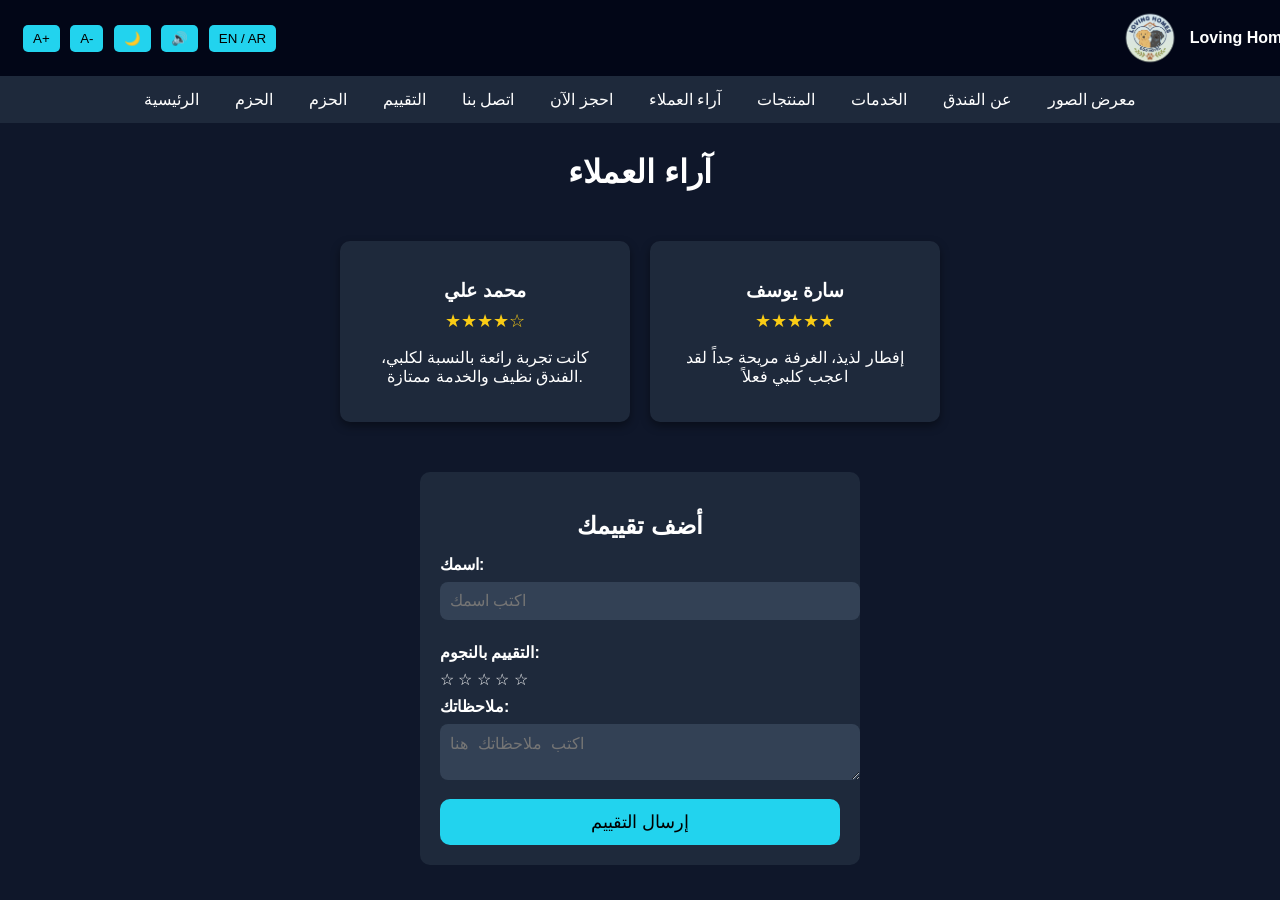
<file: rating.html>
<!DOCTYPE html>
<html lang="ar">
<head>
<meta charset="UTF-8">
<meta name="viewport" content="width=device-width, initial-scale=1.0">
<title>آراء العملاء</title>
<link rel="stylesheet" href="rating.css">
</head>
<body>

<!-- الشريط العلوي -->
<div class="topbar">
    <div class="tools">
        <button onclick="increaseFont()">A+</button>
        <button onclick="decreaseFont()">A-</button>
        <button onclick="toggleDark()">🌙</button>
        <button onclick="speakText()">🔊</button>
        <button onclick="toggleLang()">EN / AR</button>
    </div>

    <div class="hotel">
        <img src="logo.png" alt="Logo">
        <b>Loving Homes</b>
    </div>
</div>

<!-- Navbar -->
<div class="navbar">
    <a id="home" href="home.html">الرئيسية</a> 
  <a id="packages" href="Packages.html">الحزم</a>
    <a id="packages" href="Packages.html">الحزم</a>
    <a id="rating" href="rating.html">التقييم</a>
    <a id="contact" href="contact.html">اتصل بنا</a>
    <a id="book" href="booking.html">احجز الآن</a>
    <a id="reviews" href="rating.html">آراء العملاء</a>
    <a id="products" href="products.html">المنتجات</a>
    <a id="services" href="services.html">الخدمات</a>
    <a id="about" href="about.html">عن الفندق</a>
    <a id="gallery" href="gallery.html">معرض الصور</a>
</div>

<h1 id="pageTitle">آراء العملاء</h1>

<!-- قسم التقييمات -->
<div class="reviews-section" id="reviewsSection">
    <div class="review-card">
        <h3 class="reviewer-name">محمد علي</h3>
        <div class="stars">★★★★☆</div>
        <p class="review-text">كانت تجربة رائعة بالنسبة لكلبي، الفندق نظيف والخدمة ممتازة.</p>
    </div>
    <div class="review-card">
        <h3 class="reviewer-name">سارة يوسف</h3>
        <div class="stars">★★★★★</div>
        <p class="review-text">إفطار لذيذ، الغرفة مريحة جداً لقد اعجب كلبي فعلاً</p>
    </div>
</div>

<!-- نموذج إضافة تقييم -->
<div class="add-review">
    <h2>أضف تقييمك</h2>
    <label for="reviewName">اسمك:</label>
    <input type="text" id="reviewName" placeholder="اكتب اسمك">

    <label>التقييم بالنجوم:</label>
    <div class="star-rating">
        <span data-value="1">☆</span>
        <span data-value="2">☆</span>
        <span data-value="3">☆</span>
        <span data-value="4">☆</span>
        <span data-value="5">☆</span>
    </div>

    <label for="reviewText">ملاحظاتك:</label>
    <textarea id="reviewText" placeholder="اكتب ملاحظاتك هنا"></textarea>

    <button onclick="submitReview()">إرسال التقييم</button>
</div>

<script>
/* تكبير وتصغير الخط */
function increaseFont() { document.body.style.fontSize = "larger"; }
function decreaseFont() { document.body.style.fontSize = "smaller"; }

/* الوضع الليلي */
function toggleDark() {
    if(document.body.style.background === "white") {
        document.body.style.background = "#0f172a"; document.body.style.color="white";
    } else { document.body.style.background = "white"; document.body.style.color="black"; }
}

/* تحويل النص إلى صوت */
function speakText() {
    let text=document.body.innerText;
    let speech=new SpeechSynthesisUtterance(text);
    speech.lang = lang==="ar" ? "ar-SA":"en-US";
    speechSynthesis.speak(speech);
}

// نظام اللغة مع التغيير للنصوص داخل التقييمات
let lang = "ar";
function toggleLang() {
    if(lang==="ar"){
        document.documentElement.dir="ltr";

        // Navbar
        document.getElementById("home").innerText="Home";
        document.getElementById("packages").innerText="Packages";
        document.getElementById("rating").innerText="Rating";
        document.getElementById("contact").innerText="Contact";
        document.getElementById("book").innerText="Book Now";
        document.getElementById("reviews").innerText="Customer Reviews";
        document.getElementById("products").innerText="Products";
        document.getElementById("services").innerText="Services";
        document.getElementById("about").innerText="About Hotel";
        document.getElementById("gallery").innerText="Gallery";

        // عنوان الصفحة
        document.getElementById("pageTitle").innerText="Customer Reviews";

        // نموذج إضافة تقييم
        document.querySelector(".add-review h2").innerText="Add Your Review";
        document.querySelector("label[for='reviewName']").innerText="Your Name:";
        document.querySelector("label[for='reviewText']").innerText="Your Feedback:";
        document.querySelector(".add-review button").innerText="Submit Review";

        lang="en";
    } else {
        document.documentElement.dir="rtl";

        // Navbar
        document.getElementById("home").innerText="الرئيسية";
        document.getElementById("packages").innerText="الحزم";
        document.getElementById("rating").innerText="التقييم";
        document.getElementById("contact").innerText="اتصل بنا";
        document.getElementById("book").innerText="احجز الآن";
        document.getElementById("reviews").innerText="آراء العملاء";
        document.getElementById("products").innerText="المنتجات";
        document.getElementById("services").innerText="الخدمات";
        document.getElementById("about").innerText="عن الفندق";
        document.getElementById("gallery").innerText="معرض الصور";

        // عنوان الصفحة
        document.getElementById("pageTitle").innerText="آراء العملاء";

        // نموذج إضافة تقييم
        document.querySelector(".add-review h2").innerText="أضف تقييمك";
        document.querySelector("label[for='reviewName']").innerText="اسمك:";
        document.querySelector("label[for='reviewText']").innerText="ملاحظاتك:";
        document.querySelector(".add-review button").innerText="إرسال التقييم";

        lang="ar";
    }
}
/* نظام اختيار النجوم */
let selectedStars=0;
const stars=document.querySelectorAll(".star-rating span");
stars.forEach(star=>{
    star.addEventListener("click",()=>{
        selectedStars=star.getAttribute("data-value");
        stars.forEach(s=>{
            s.textContent = s.getAttribute("data-value")<=selectedStars ? "★":"☆";
        });
    });
});

/* إرسال التقييم */
function submitReview(){
    const name=document.getElementById("reviewName").value.trim() || "مجهول";
    const text=document.getElementById("reviewText").value.trim() || "-";
    if(selectedStars===0){ alert("اختر عدد النجوم"); return; }

    // إنشاء بطاقة التقييم
    const card=document.createElement("div");
    card.classList.add("review-card");
    card.innerHTML=`
        <h3 class="reviewer-name">${name}</h3>
        <div class="stars">${"★".repeat(selectedStars) + "☆".repeat(5-selectedStars)}</div>
        <p class="review-text">${text}</p>
    `;
    document.getElementById("reviewsSection").prepend(card);

    // إعادة تعيين النموذج
    document.getElementById("reviewName").value="";
    document.getElementById("reviewText").value="";
    selectedStars=0;
    stars.forEach(s=>s.textContent="☆");
}
</script>

</body>
</html>
</file>
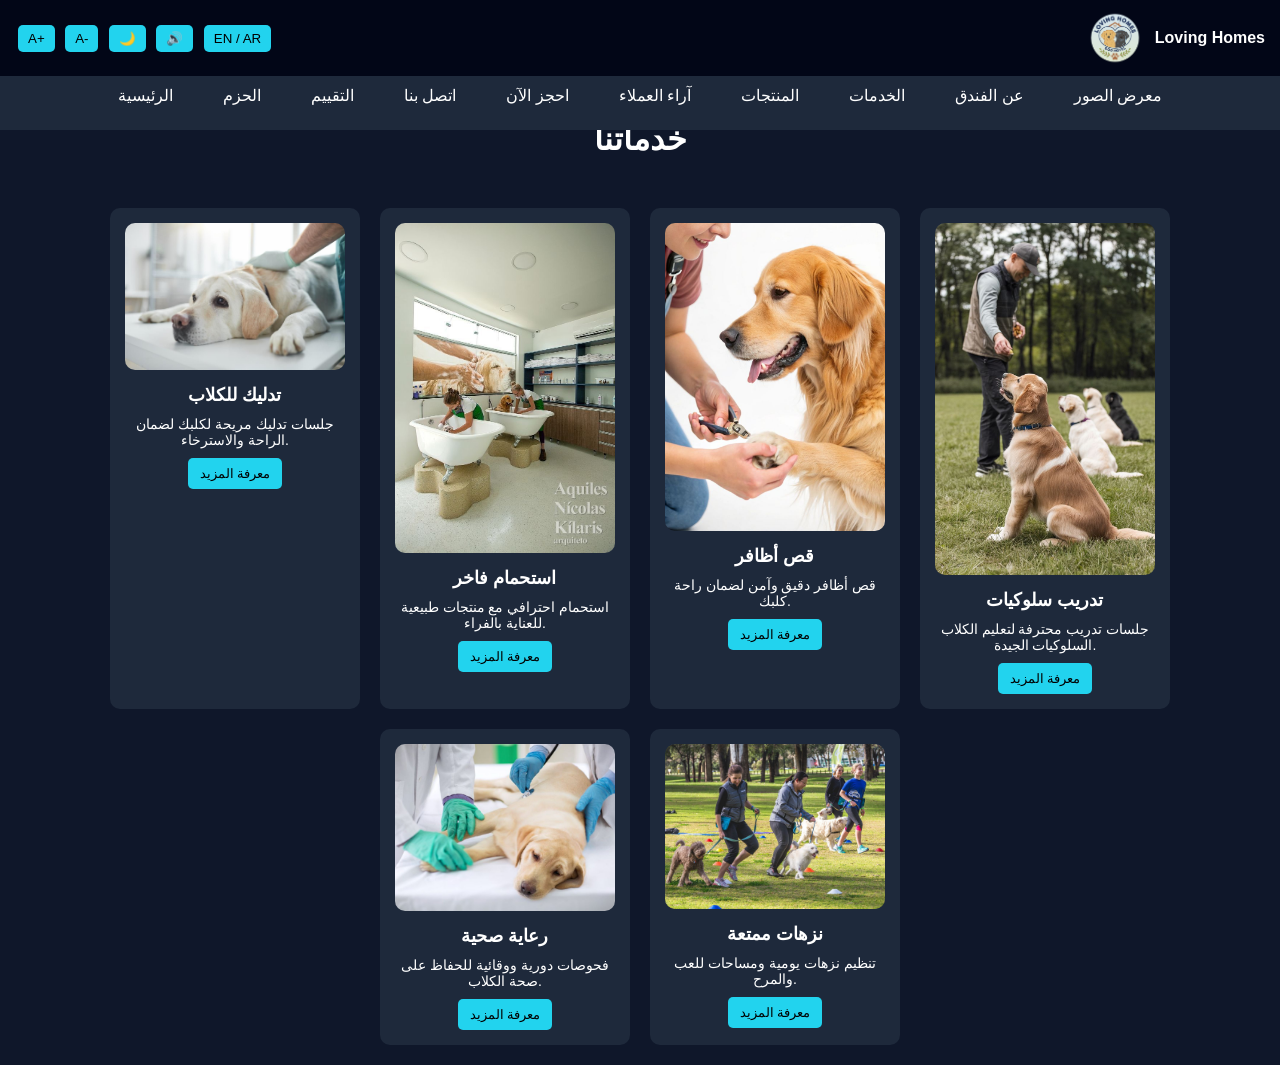
<file: services.html>
<!DOCTYPE html>
<html lang="ar">
<head>
<meta charset="UTF-8">
<meta name="viewport" content="width=device-width, initial-scale=1.0">
<title>خدمات الفندق</title>
<link rel="stylesheet" href="services.css">
</head>
<body>

<!-- الشريط العلوي -->
<div class="topbar">
    <div class="tools">
        <button onclick="increaseFont()">A+</button>
        <button onclick="decreaseFont()">A-</button>
        <button onclick="toggleDark()">🌙</button>
        <button onclick="speakText()">🔊</button>
        <button onclick="toggleLang()">EN / AR</button>
    </div>
    <div class="hotel">
        <img src="logo.png" alt="Logo">
        <b>Loving Homes</b>
    </div>
</div>

<!-- Navbar -->
<div class="navbar">
    <a id="home" href="home.html">الرئيسية</a> 
    <a id="packages" href="Packages.html">الحزم</a>
    <a id="rating" href="rating.html">التقييم</a>
    <a id="contact" href="contact.html">اتصل بنا</a>
    <a id="book" href="booking.html">احجز الآن</a>
    <a id="reviews" href="rating.html">آراء العملاء</a>
    <a id="products" href="products.html">المنتجات</a>
    <a id="services" href="services.html">الخدمات</a>
    <a id="about" href="about.html">عن الفندق</a>
    <a id="gallery" href="gallery.html">معرض الصور</a>
</div>

<h1 id="pageTitle">خدماتنا</h1>

<div class="services-container">
    <div class="service-card" data-id="1">
        <img src="تدليك.jpg" alt="خدمة 1">
        <h3 class="service-title" id="s1-title">تدليك للكلاب</h3>
        <p class="service-desc" id="s1-desc">جلسات تدليك مريحة لكلبك لضمان الراحة والاسترخاء.</p>
        <button class="more-btn" id="s1-btn">معرفة المزيد</button>
    </div>
    <div class="service-card" data-id="2">
        <img src="رعاية صحية بالكلاب.jpg" alt="خدمة 2">
        <h3 class="service-title" id="s2-title">استحمام فاخر</h3>
        <p class="service-desc" id="s2-desc">استحمام احترافي مع منتجات طبيعية للعناية بالفراء.</p>
        <button class="more-btn" id="s2-btn">معرفة المزيد</button>
    </div>
    <div class="service-card" data-id="3">
        <img src="قص.jpg" alt="خدمة 3">
        <h3 class="service-title" id="s3-title">قص أظافر</h3>
        <p class="service-desc" id="s3-desc">قص أظافر دقيق وآمن لضمان راحة كلبك.</p>
        <button class="more-btn" id="s3-btn">معرفة المزيد</button>
    </div>
    <div class="service-card" data-id="4">
        <img src="تحسين السلوكيات.jpg" alt="خدمة 4">
        <h3 class="service-title" id="s4-title">تدريب سلوكيات</h3>
        <p class="service-desc" id="s4-desc">جلسات تدريب محترفة لتعليم الكلاب السلوكيات الجيدة.</p>
        <button class="more-btn" id="s4-btn">معرفة المزيد</button>
    </div>
    <div class="service-card" data-id="5">
        <img src="رعاية صحية.jpg" alt="خدمة 5">
        <h3 class="service-title" id="s5-title">رعاية صحية</h3>
        <p class="service-desc" id="s5-desc">فحوصات دورية ووقائية للحفاظ على صحة الكلاب.</p>
        <button class="more-btn" id="s5-btn">معرفة المزيد</button>
    </div>
    <div class="service-card" data-id="6">
        <img src="نزه ممتعه.jpg" alt="خدمة 6">
        <h3 class="service-title" id="s6-title">نزهات ممتعة</h3>
        <p class="service-desc" id="s6-desc">تنظيم نزهات يومية ومساحات للعب والمرح.</p>
        <button class="more-btn" id="s6-btn">معرفة المزيد</button>
    </div>
</div>

<script>
let lang = "ar";

/* أدوات */
function increaseFont() { document.body.style.fontSize="larger"; }
function decreaseFont() { document.body.style.fontSize="smaller"; }
function toggleDark() {
    if(document.body.style.background==="white"){
        document.body.style.background="#0f172a";
        document.body.style.color="white";
    } else {
        document.body.style.background="white";
        document.body.style.color="black";
    }
}
function speakText() {
    let speech = new SpeechSynthesisUtterance(document.body.innerText);
    speech.lang = lang==="ar"?"ar-SA":"en-US";
    speechSynthesis.speak(speech);
}

/* تغيير اللغة */
function toggleLang(){
    if(lang==="ar"){
        document.documentElement.dir="ltr";
        document.getElementById("pageTitle").innerText="Our Services";

        document.getElementById("home").innerText="Home";
        document.getElementById("packages").innerText="Packages";
        document.getElementById("rating").innerText="Rating";
        document.getElementById("contact").innerText="Contact";
        document.getElementById("book").innerText="Book Now";
        document.getElementById("reviews").innerText="Customer Reviews";
        document.getElementById("products").innerText="Products";
        document.getElementById("services").innerText="Services";
        document.getElementById("about").innerText="About Hotel";
        document.getElementById("gallery").innerText="Gallery";

        // الخدمات
        document.getElementById("s1-title").innerText="Dog Massage";
        document.getElementById("s1-desc").innerText="Relaxing massage sessions for your dog.";
        document.getElementById("s1-btn").innerText="Learn More";

        document.getElementById("s2-title").innerText="Luxury Bath";
        document.getElementById("s2-desc").innerText="Professional bath with natural products.";
        document.getElementById("s2-btn").innerText="Learn More";

        document.getElementById("s3-title").innerText="Nail Trimming";
        document.getElementById("s3-desc").innerText="Safe and precise nail trimming for your dog.";
        document.getElementById("s3-btn").innerText="Learn More";

        document.getElementById("s4-title").innerText="Behavior Training";
        document.getElementById("s4-desc").innerText="Professional sessions to teach good behavior.";
        document.getElementById("s4-btn").innerText="Learn More";

        document.getElementById("s5-title").innerText="Health Care";
        document.getElementById("s5-desc").innerText="Regular check-ups to maintain dog health.";
        document.getElementById("s5-btn").innerText="Learn More";

        document.getElementById("s6-title").innerText="Fun Outings";
        document.getElementById("s6-desc").innerText="Daily outings and play areas for fun.";
        document.getElementById("s6-btn").innerText="Learn More";

        lang="en";
    } else {
        document.documentElement.dir="rtl";
        document.getElementById("pageTitle").innerText="خدماتنا";

        document.getElementById("home").innerText="الرئيسية";
        document.getElementById("packages").innerText="الحزم";
        document.getElementById("rating").innerText="التقييم";
        document.getElementById("contact").innerText="اتصل بنا";
        document.getElementById("book").innerText="احجز الآن";
        document.getElementById("reviews").innerText="آراء العملاء";
        document.getElementById("products").innerText="المنتجات";
        document.getElementById("services").innerText="الخدمات";
        document.getElementById("about").innerText="عن الفندق";
        document.getElementById("gallery").innerText="معرض الصور";

        // الخدمات
        document.getElementById("s1-title").innerText="تدليك للكلاب";
        document.getElementById("s1-desc").innerText="جلسات تدليك مريحة لكلبك لضمان الراحة والاسترخاء.";
        document.getElementById("s1-btn").innerText="معرفة المزيد";

        document.getElementById("s2-title").innerText="استحمام فاخر";
        document.getElementById("s2-desc").innerText="استحمام احترافي مع منتجات طبيعية للعناية بالفراء.";
        document.getElementById("s2-btn").innerText="معرفة المزيد";

        document.getElementById("s3-title").innerText="قص أظافر";
        document.getElementById("s3-desc").innerText="قص أظافر دقيق وآمن لضمان راحة كلبك.";
        document.getElementById("s3-btn").innerText="معرفة المزيد";

        document.getElementById("s4-title").innerText="تدريب سلوكيات";
        document.getElementById("s4-desc").innerText="جلسات تدريب محترفة لتعليم الكلاب السلوكيات الجيدة.";
        document.getElementById("s4-btn").innerText="معرفة المزيد";

        document.getElementById("s5-title").innerText="رعاية صحية";
        document.getElementById("s5-desc").innerText="فحوصات دورية ووقائية للحفاظ على صحة الكلاب.";
        document.getElementById("s5-btn").innerText="معرفة المزيد";

        document.getElementById("s6-title").innerText="نزهات ممتعة";
        document.getElementById("s6-desc").innerText="تنظيم نزهات يومية ومساحات للعب والمرح.";
        document.getElementById("s6-btn").innerText="معرفة المزيد";

        lang="ar";
    }
}
</script>
</body>
</html>
</file>
<file: index.css>
*{
    margin:0;
    padding:0;
    box-sizing:border-box;
    font-family: Arial, Helvetica, sans-serif;
    }
    
    body{
    height:100vh;
    display:flex;
    justify-content:center;
    align-items:center;
    
    background: linear-gradient(135deg,#0f172a,#1e293b);
    overflow:hidden;
    }
    
    /* خلفية متحركة */
    
    body::before{
    content:"";
    position:absolute;
    width:300%;
    height:300%;
    background: radial-gradient(circle,#22d3ee22 2px,transparent 2px);
    background-size:50px 50px;
    animation:move 30s linear infinite;
    }
    
    @keyframes move{
    from{
    transform:translate(0,0);
    }
    to{
    transform:translate(-500px,-500px);
    }
    }
    
    .container{
    text-align:center;
    color:white;
    z-index:1;
    padding:40px;
    }
    
    /* شعار */
    
    .logo-img{
    width:120px;
    margin-bottom:15px;
    animation:float 3s ease-in-out infinite;
    }
    
    @keyframes float{
    0%{transform:translateY(0);}
    50%{transform:translateY(-10px);}
    100%{transform:translateY(0);}
    }
    
    .logo-text{
    font-size:50px;
    margin-bottom:20px;
    }
    
    .welcome{
    font-size:20px;
    margin-bottom:40px;
    color:#cbd5f5;
    }
    
    button{
    padding:15px 35px;
    font-size:18px;
    border:none;
    border-radius:30px;
    cursor:pointer;
    
    background:#22d3ee;
    color:#0f172a;
    
    transition:0.3s;
    }
    
    button:hover{
    transform:scale(1.1);
    box-shadow:0 0 20px #22d3ee;
    }
</file>
<file: about.css>
body{
    margin:0;
    font-family:Arial,Helvetica,sans-serif;
    background:#0f172a;
    color:white;
    padding-top:120px;
    transition:0.3s;
}

/* الشريط العلوي */
.topbar{
    display:flex;
    justify-content:space-between;
    align-items:center;
    background:#020617;
    padding:10px 20px;
    position:fixed;
    top:0;
    left:0;
    width:100%;
    z-index:100;
}
.tools button{
    margin:3px;
    padding:6px 10px;
    border:none;
    border-radius:5px;
    background:#22d3ee;
    cursor:pointer;
}
.hotel{
    display:flex;
    align-items:center;
    gap:60px;
}
.hotel img{width:40px;}

/* Navbar */
.navbar{
    display:flex;
    justify-content:center;
    flex-wrap:wrap;
    background:#1e293b;
    width:100%;
    position:fixed;
    top:60px;
    left:0;
    z-index:99;
}
.navbar a{
    padding:14px 18px;
    color:white;
    text-decoration:none;
    transition:0.3s;
}
.navbar a:hover{background:#22d3ee;color:black;}

/* Hero video */
.hero-video{
    position:relative;
    width:100%;
    height:400px;
    overflow:hidden;
    margin-top:20px;
}
.hero-video video{
    width:100%;
    height:100%;
    object-fit:cover;
    opacity:0.7;
}
.hero-text-overlay{
    position:absolute;
    top:50%;
    left:50%;
    transform:translate(-50%,-50%);
    color:white;
    text-align:center;
}
.hero-text-overlay h1{font-size:36px;margin-bottom:10px;}
.hero-text-overlay p{font-size:18px;}

/* المربعات تحت الفيديو */
.about-cards{
    display:flex;
    flex-wrap:wrap;
    justify-content:center;
    gap:20px;
    padding:30px 10px;
}
.about-cards .card{
    background:#1e293b;
    width:200px;
    border-radius:10px;
    text-align:center;
    padding:10px;
    transition:0.3s;
}
.about-cards .card img{
    width:100%;
    border-radius:10px;
    margin-bottom:10px;
}
.about-cards .card p{
    font-size:16px;
}

/* Responsive */
@media screen and (max-width:768px){
    .about-cards .card{
        width:45%;
    }
}
@media screen and (max-width:480px){
    .about-cards .card{
        width:90%;
    }
}
</file>
<file: booking.css>
/* Reset */
* {
    margin: 0;
    padding: 0;
    box-sizing: border-box;
    font-family: Arial, Helvetica, sans-serif;
}

/* Body */
body {
    background-color: #0f172a;
    color: white;
    padding: 20px;
    transition: 0.3s;
}

/* Topbar */
.topbar {
    display: flex;
    justify-content: space-between;
    align-items: center;
    background: #020617;
    padding: 8px 15px;
}
.topbar .tools button {
    margin: 3px;
    padding: 6px 10px;
    border: none;
    border-radius: 5px;
    background: #22d3ee;
    cursor: pointer;
    transition: 0.3s;
}
.topbar .tools button:hover { background-color: #0ea5e9; color: white; }
.hotel { display: flex; align-items: center; gap: 10px; }
.hotel img { width: 40px; }

/* Navbar */
.navbar {
    background: #1e293b;
    display: flex;
    justify-content: center;
    flex-wrap: wrap;
    margin-bottom: 20px;
}
.navbar a {
    padding: 14px 18px;
    color: white;
    text-decoration: none;
    transition: 0.3s;
}
.navbar a:hover { background: #22d3ee; color: black; }

/* Header */
h1 { text-align: center; margin-bottom: 30px; }

/* Booking form */
form {
    max-width: 500px;
    margin: 0 auto;
    background-color: #1e293b;
    padding: 30px;
    border-radius: 15px;
    box-shadow: 0 4px 15px rgba(0,0,0,0.4);
}
label { display: block; margin-bottom: 8px; font-weight: bold; }
input[type="text"],
input[type="email"],
input[type="date"],
textarea {
    width: 100%;
    padding: 10px;
    margin-bottom: 15px;
    border-radius: 8px;
    border: none;
    outline: none;
    background-color: #334155;
    color: white;
    font-size: 16px;
}
textarea { resize: vertical; }

/* Submit button */
button[type="submit"] {
    width: 100%;
    padding: 12px;
    border: none;
    border-radius: 10px;
    background-color: #22d3ee;
    color: black;
    font-size: 18px;
    cursor: pointer;
    transition: 0.3s;
}
button[type="submit"]:hover { background-color: #0ea5e9; color: white; }

/* Responsive */
@media screen and (max-width: 600px) {
    form { padding: 20px; }
    input, textarea, button { font-size: 16px; }
}









/* الشريط العلوي */
.topbar {
    display: flex;
    justify-content: space-between;
    align-items: center;
    width: 100%;
    background: #020617;
    padding: 8px 20px;
    box-sizing: border-box;
}

/* أدوات الوصول */
.tools {
    display: flex;
    gap: 5px;
    flex-wrap: nowrap;
}

/* زرول الأدوات */
.tools button {
    padding: 6px 10px;
    font-size: 14px;
    border: none;
    border-radius: 5px;
    background: #22d3ee;
    cursor: pointer;
    white-space: nowrap;
}

/* قسم اللوغو */
.hotel {
    display: flex;
    align-items: center;
    gap: 10px;
}

.hotel img {
    width: 60px;
}
</file>
<file: gallery.css>
body{
    margin:0;
    font-family:Arial,Helvetica,sans-serif;
    background:#0f172a;
    color:white;
    padding-top:120px;
    transition:0.3s;
}

/* الشريط العلوي */
.topbar{
    display:flex;
    justify-content:space-between;
    align-items:center;
    background:#020617;
    padding:10px 20px;
    position:fixed;
    top:0;
    left:0;
    width:100%;
    z-index:100;
}
.tools button{
    margin:3px;
    padding:6px 10px;
    border:none;
    border-radius:5px;
    background:#22d3ee;
    cursor:pointer;
}
.hotel{
    display:flex;
    align-items:center;
    gap:10px;
}
.hotel img{width:60px;}

/* Navbar */
.navbar{
    display:flex;
    justify-content:center;
    flex-wrap:wrap;
    background:#1e293b;
    width:100%;
    position:fixed;
    top:60px;
    left:0;
    z-index:99;
}
.navbar a{
    padding:14px 18px;
    color:white;
    text-decoration:none;
    transition:0.3s;
}
.navbar a:hover{background:#22d3ee;color:black;}

/* المعرض */
.gallery-container{
    text-align:center;
    padding:20px;
}

.gallery-container h1{
    margin-bottom:30px;
}

.gallery-grid{
    display:grid;
    grid-template-columns: repeat(4, 1fr);
    gap:20px;
    justify-items:center;
}

.gallery-grid .gallery-item img{
    width:100%;
    border-radius:10px;
    transition:0.3s;
}

.gallery-grid .gallery-item img:hover{
    transform:scale(1.05);
}

/* Responsive */
@media screen and (max-width:1024px){
    .gallery-grid{grid-template-columns: repeat(3, 1fr);}
}
@media screen and (max-width:768px){
    .gallery-grid{grid-template-columns: repeat(2, 1fr);}
}
@media screen and (max-width:480px){
    .gallery-grid{grid-template-columns: 1fr;}
}

/* Navbar */
.navbar {
    display: flex;
    justify-content: center;
    flex-wrap: wrap;
    background: #1e293b;
    position: fixed;
    top: 60px; /* تحت التوب بار */
    width: 100%;
    z-index: 999;
    height: 70px; /* زيادة ارتفاع الشريط */
    align-items: center; /* لمحاذاة الروابط عموديًا في الوسط */
}

.navbar a {
    padding: 20px 25px; /* زيادة مساحة داخلية لكل زر */
    color: white;
    text-decoration: none;
    transition: 0.3s;
    white-space: nowrap; /* منع التفاف النص */
}

.navbar a:hover {
    background: #22d3ee;
    color: black;
}
</file>
<file: home.css>
body{
margin:0;
font-family:Arial;
background:#0f172a;
color:white;
transition:0.3s;
}

/* الشريط العلوي */

.topbar{
display:flex;
justify-content:space-between;
align-items:center;
background:#020617;
padding:8px 15px;
}

.tools button{
margin:3px;
padding:6px 10px;
border:none;
border-radius:5px;
background:#22d3ee;
cursor:pointer;
}

.hotel{
display:flex;
align-items:center;
gap:10px;
}

.hotel img{
width:60px;
}

/* شريط الصفحات */

.navbar{
background:#1e293b;
display:flex;
justify-content:center;
flex-wrap:wrap;
}

.navbar a{
padding:14px 18px;
color:white;
text-decoration:none;
transition:0.3s;
}

.navbar a:hover{
background:#22d3ee;
color:black;
}

/* القسم الرئيسي */

.hero{
display:flex;
align-items:center;
justify-content:center;
padding:40px;
gap:40px;
flex-wrap:wrap;
}

.hero img{
width:350px;
border-radius:20px;
animation:move 6s infinite alternate;
}

@keyframes move{

from{transform:translateX(-20px);}

to{transform:translateX(20px);}

}

.hero-text{
max-width:400px;
}

/* لماذا تختارنا */

.why{
padding:40px;
text-align:center;
}

.cards{
display:flex;
justify-content:center;
flex-wrap:wrap;
gap:20px;
margin-top:20px;
}

.card{
background:#1e293b;
padding:20px;
border-radius:10px;
width:200px;
}
</file>
<file: Packages.css>
body{
    margin:0;
    font-family:Arial, Helvetica, sans-serif;
    background:#0f172a;
    color:white;
    transition:0.3s;
}

/* الشريط العلوي */
.topbar{
    display:flex;
    justify-content:space-between;
    align-items:center;
    background:#020617;
    padding:8px 15px;
}

.tools button{
    margin:3px;
    padding:6px 10px;
    border:none;
    border-radius:5px;
    background:#22d3ee;
    cursor:pointer;
    transition:0.3s;
}
.tools button:hover{
    background:#0ea5e9;
    color:white;
}

.hotel{
    display:flex;
    align-items:center;
    gap:10px;
}
.hotel img{
    width:60px;
}

/* Navbar */
.navbar{
    background:#1e293b;
    display:flex;
    justify-content:center;
    flex-wrap:wrap;
    margin-bottom:20px;
}
.navbar a{
    padding:14px 18px;
    color:white;
    text-decoration:none;
    transition:0.3s;
}
.navbar a:hover{
    background:#22d3ee;
    color:black;
}

/* Hero */
.hero{
    display:flex;
    align-items:center;
    justify-content:center;
    padding:40px;
    gap:40px;
    flex-wrap:wrap;
}
.hero img{
    width:350px;
    border-radius:20px;
    animation:move 6s infinite alternate;
}
@keyframes move{
    from{transform:translateX(-20px);}
    to{transform:translateX(20px);}
}
.hero-text{
    max-width:400px;
}

/* Why Section */
.why{
    padding:40px;
    text-align:center;
}
.cards{
    display:flex;
    justify-content:center;
    flex-wrap:wrap;
    gap:20px;
    margin-top:20px;
}
.card{
    background:#1e293b;
    padding:20px;
    border-radius:10px;
    width:200px;
}
.card ul{
    list-style:none;
    padding:0;
    margin:10px 0;
}
.card ul li{
    margin:6px 0;
}

/* زر الحجز */
.book-btn{
    margin-top: 10px;
    padding: 8px 12px;
    border: none;
    border-radius: 5px;
    background:#22d3ee;
    color:black;
    cursor:pointer;
    transition:0.3s;
}
.book-btn:hover{
    background:#0ea5e9;
    color:white;
}

/* Featured Card */
.featured{
    border: 2px solid #22d3ee;
    background:#0f172a;
    position: relative;
}
.featured .tag{
    display:inline-block;
    background:#facc15;
    color:black;
    font-size:12px;
    padding:2px 6px;
    border-radius:4px;
    margin-left:8px;
}
</file>
<file: products.css>
/* products.css */

/* Reset */
* {
    margin: 0;
    padding: 0;
    box-sizing: border-box;
    font-family: Arial, Helvetica, sans-serif;
}

/* Body */
body {
    background-color: #0f172a;
    color: white;
    padding-top: 120px; /* مساحة للشريط العلوي والنافبار */
    transition: 0.3s;
}

/* Topbar */
.topbar {
    display: flex;
    justify-content: space-between;
    align-items: center;
    background: #020617;
    padding: 10px 20px;
    width: 100%;
    position: fixed;
    top: 0;
    z-index: 1000;
}

.tools button {
    margin: 3px;
    padding: 6px 10px;
    border: none;
    border-radius: 5px;
    background: #22d3ee;
    cursor: pointer;
}

.hotel {
    display: flex;
    align-items: center;
    gap: 10px;
}

.hotel img {
    width: 60px;
}

/* Navbar */
.navbar {
    display: flex;
    justify-content: center;
    flex-wrap: wrap;
    background: #1e293b;
    position: fixed;
    top: 60px; /* تحت التوب بار */
    width: 100%;
    z-index: 999;
}

.navbar a {
    padding: 14px 18px;
    color: white;
    text-decoration: none;
    transition: 0.3s;
}

.navbar a:hover {
    background: #22d3ee;
    color: black;
}

/* Page Title */
h1 {
    text-align: center;
    margin: 30px 0;
    font-size: 28px;
}

/* Products Grid */
.products-container {
    display: grid;
    grid-template-columns: repeat(auto-fit, minmax(250px, 1fr));
    gap: 20px;
    padding: 20px;
}

/* Product Card */
.product-card {
    background: #1e293b;
    padding: 20px;
    border-radius: 10px;
    text-align: center;
    transition: 0.3s;
}

.product-card:hover {
    transform: translateY(-5px);
    box-shadow: 0 6px 20px rgba(0,0,0,0.5);
}

.product-card img {
    width: 100%;
    height: 180px;
    object-fit: cover;
    border-radius: 10px;
    margin-bottom: 15px;
}

.product-title {
    font-size: 20px;
    margin-bottom: 10px;
}

.product-desc {
    font-size: 14px;
    color: #cbd5e1;
    margin-bottom: 10px;
}

.product-price {
    font-size: 18px;
    font-weight: bold;
    margin-bottom: 8px;
}

/* Stars rating */
.product-rating {
    color: #facc15;
    font-size: 16px;
    margin-bottom: 10px;
}

/* Buy Button */
.buy-btn {
    padding: 10px 15px;
    border: none;
    border-radius: 5px;
    background: #22d3ee;
    color: black;
    cursor: pointer;
    transition: 0.3s;
}

.buy-btn:hover {
    background: #0ea5e9;
    color: white;
}

/* Responsive */
@media screen and (max-width: 600px) {
    .products-container {
        grid-template-columns: 1fr;
    }
    h1 {
        font-size: 24px;
    }
    .product-card img {
        height: 150px;
    }
}



/* Navbar */
.navbar {
    display: flex;
    justify-content: center;
    flex-wrap: wrap;
    background: #1e293b;
    position: fixed;
    top: 60px; /* تحت التوب بار */
    width: 100%;
    z-index: 999;
    height: 70px; /* زيادة ارتفاع الشريط */
    align-items: center; /* لمحاذاة الروابط عموديًا في الوسط */
}

.navbar a {
    padding: 20px 25px; /* زيادة مساحة داخلية لكل زر */
    color: white;
    text-decoration: none;
    transition: 0.3s;
    white-space: nowrap; /* منع التفاف النص */
}

.navbar a:hover {
    background: #22d3ee;
    color: black;
}
</file>
<file: rating.css>
body{
    margin:0;
    font-family:Arial,sans-serif;
    background:#0f172a;
    color:white;
    transition:0.3s;
    padding:0;
}

/* الشريط العلوي */
.topbar{
    display:flex;
    justify-content:space-between;
    align-items:center;
    background:#020617;
    padding:8px 20px;
    width:100%;
}

.tools button{
    margin:3px;
    padding:6px 10px;
    border:none;
    border-radius:5px;
    background:#22d3ee;
    cursor:pointer;
}

.hotel{
    display:flex;
    align-items:center;
    gap:10px;
}

.hotel img{ width:60px; }

/* Navbar */
.navbar{
    display:flex;
    justify-content:center;
    flex-wrap:wrap;
    background:#1e293b;
    width:100%;
}

.navbar a{
    padding:14px 18px;
    color:white;
    text-decoration:none;
    transition:0.3s;
}

.navbar a:hover{
    background:#22d3ee;
    color:black;
}

/* عنوان الصفحة */
h1{ text-align:center; margin:30px 0; }

/* قسم التقييمات */
.reviews-section{
    display:flex;
    justify-content:center;
    flex-wrap:wrap;
    gap:20px;
    padding:20px;
}

.review-card{
    background:#1e293b;
    padding:20px;
    border-radius:10px;
    width:250px;
    box-shadow:0 4px 10px rgba(0,0,0,0.4);
    text-align:center;
}

.reviewer-name{
    font-weight:bold;
    margin-bottom:8px;
}

.stars{
    color:#facc15;
    margin-bottom:10px;
    font-size:18px;
    cursor:pointer;
}

.review-text{ font-size:16px; }

/* إضافة تقييم */
.add-review{
    max-width:400px;
    margin:30px auto;
    background:#1e293b;
    padding:20px;
    border-radius:10px;
}

.add-review h2{ text-align:center; margin-bottom:15px; }

.add-review label{ display:block; margin:8px 0; font-weight:bold; }

.add-review input, .add-review textarea{
    width:100%;
    padding:10px;
    border-radius:8px;
    border:none;
    outline:none;
    background-color:#334155;
    color:white;
    margin-bottom:15px;
    font-size:16px;
}

.add-review button{
    width:100%;
    padding:12px;
    border:none;
    border-radius:10px;
    background-color:#22d3ee;
    color:black;
    font-size:18px;
    cursor:pointer;
    transition:0.3s;
}

.add-review button:hover{
    background-color:#0ea5e9;
    color:white;
}

/* Responsive */
@media screen and (max-width:600px){
    .review-card{ width:100%; }
    .add-review{ width:90%; }
}
</file>
<file: services.css>
/* Reset */
* {
    margin: 0;
    padding: 0;
    box-sizing: border-box;
    font-family: Arial, Helvetica, sans-serif;
}

/* Body */
body {
    background-color: #0f172a;
    color: white;
    transition: 0.3s;
    padding-top: 120px; /* لتجنب تغطية المحتوى بالشريطين */
}

/* Topbar */
.topbar {
    position: fixed;
    top: 0;
    left: 0;
    width: 100%;
    background: #020617;
    display: flex;
    justify-content: space-between;
    align-items: center;
    padding: 8px 15px;
    z-index: 1000;
}

.tools button {
    margin: 3px;
    padding: 6px 10px;
    border: none;
    border-radius: 5px;
    background: #22d3ee;
    cursor: pointer;
    transition: 0.3s;
}

.tools button:hover {
    background: #0ea5e9;
    color: white;
}

.hotel {
    display: flex;
    align-items: center;
    gap: 10px;
}

.hotel img {
    width: 60px;
}

/* Navbar */
.navbar {
    position: fixed;
    top: 50px; /* أسفل التوب بار */
    left: 0;
    width: 100%;
    background: #1e293b;
    display: flex;
    justify-content: center;
    flex-wrap: wrap;
    z-index: 999;
}

.navbar a {
    padding: 14px 18px;
    color: white;
    text-decoration: none;
    transition: 0.3s;
}

.navbar a:hover {
    background: #22d3ee;
    color: black;
}

/* العنوان الرئيسي */
h1 {
    text-align: center;
    margin-bottom: 30px;
}

/* Services Container */
.services-container {
    display: flex;
    justify-content: center;
    flex-wrap: wrap;
    gap: 20px;
    padding: 20px;
}

/* Card Styles */
.service-card {
    background: #1e293b;
    border-radius: 10px;
    width: 250px;
    padding: 15px;
    text-align: center;
    transition: 0.3s;
}

.service-card img {
    width: 100%;
    border-radius: 10px;
    margin-bottom: 10px;
}

.service-card h3 {
    margin-bottom: 10px;
    font-size: 18px;
}

.service-card p {
    font-size: 14px;
    margin-bottom: 10px;
}

/* Buttons */
.more-btn {
    padding: 8px 12px;
    border: none;
    border-radius: 5px;
    background: #22d3ee;
    color: black;
    cursor: pointer;
    transition: 0.3s;
}

.more-btn:hover {
    background: #0ea5e9;
    color: white;
}

/* Responsive */
@media screen and (max-width: 768px) {
    body {
        padding-top: 140px;
    }
    .services-container {
        gap: 15px;
    }
    .service-card {
        width: 90%;
    }
}

@media screen and (max-width: 480px) {
    .tools button {
        padding: 5px 8px;
        font-size: 12px;
    }
    .navbar a {
        padding: 10px 12px;
        font-size: 14px;
    }
}




/* Navbar */
.navbar {
    display: flex;
    justify-content: center;
    flex-wrap: wrap;
    background: #1e293b;
    position: fixed;
    top: 60px; /* تحت التوب بار */
    width: 100%;
    z-index: 999;
    height: 70px; /* زيادة ارتفاع الشريط */
    align-items: center; /* لمحاذاة الروابط عموديًا في الوسط */
}

.navbar a {
    padding: 20px 25px; /* زيادة مساحة داخلية لكل زر */
    color: white;
    text-decoration: none;
    transition: 0.3s;
    white-space: nowrap; /* منع التفاف النص */
}

.navbar a:hover {
    background: #22d3ee;
    color: black;
}
</file>
